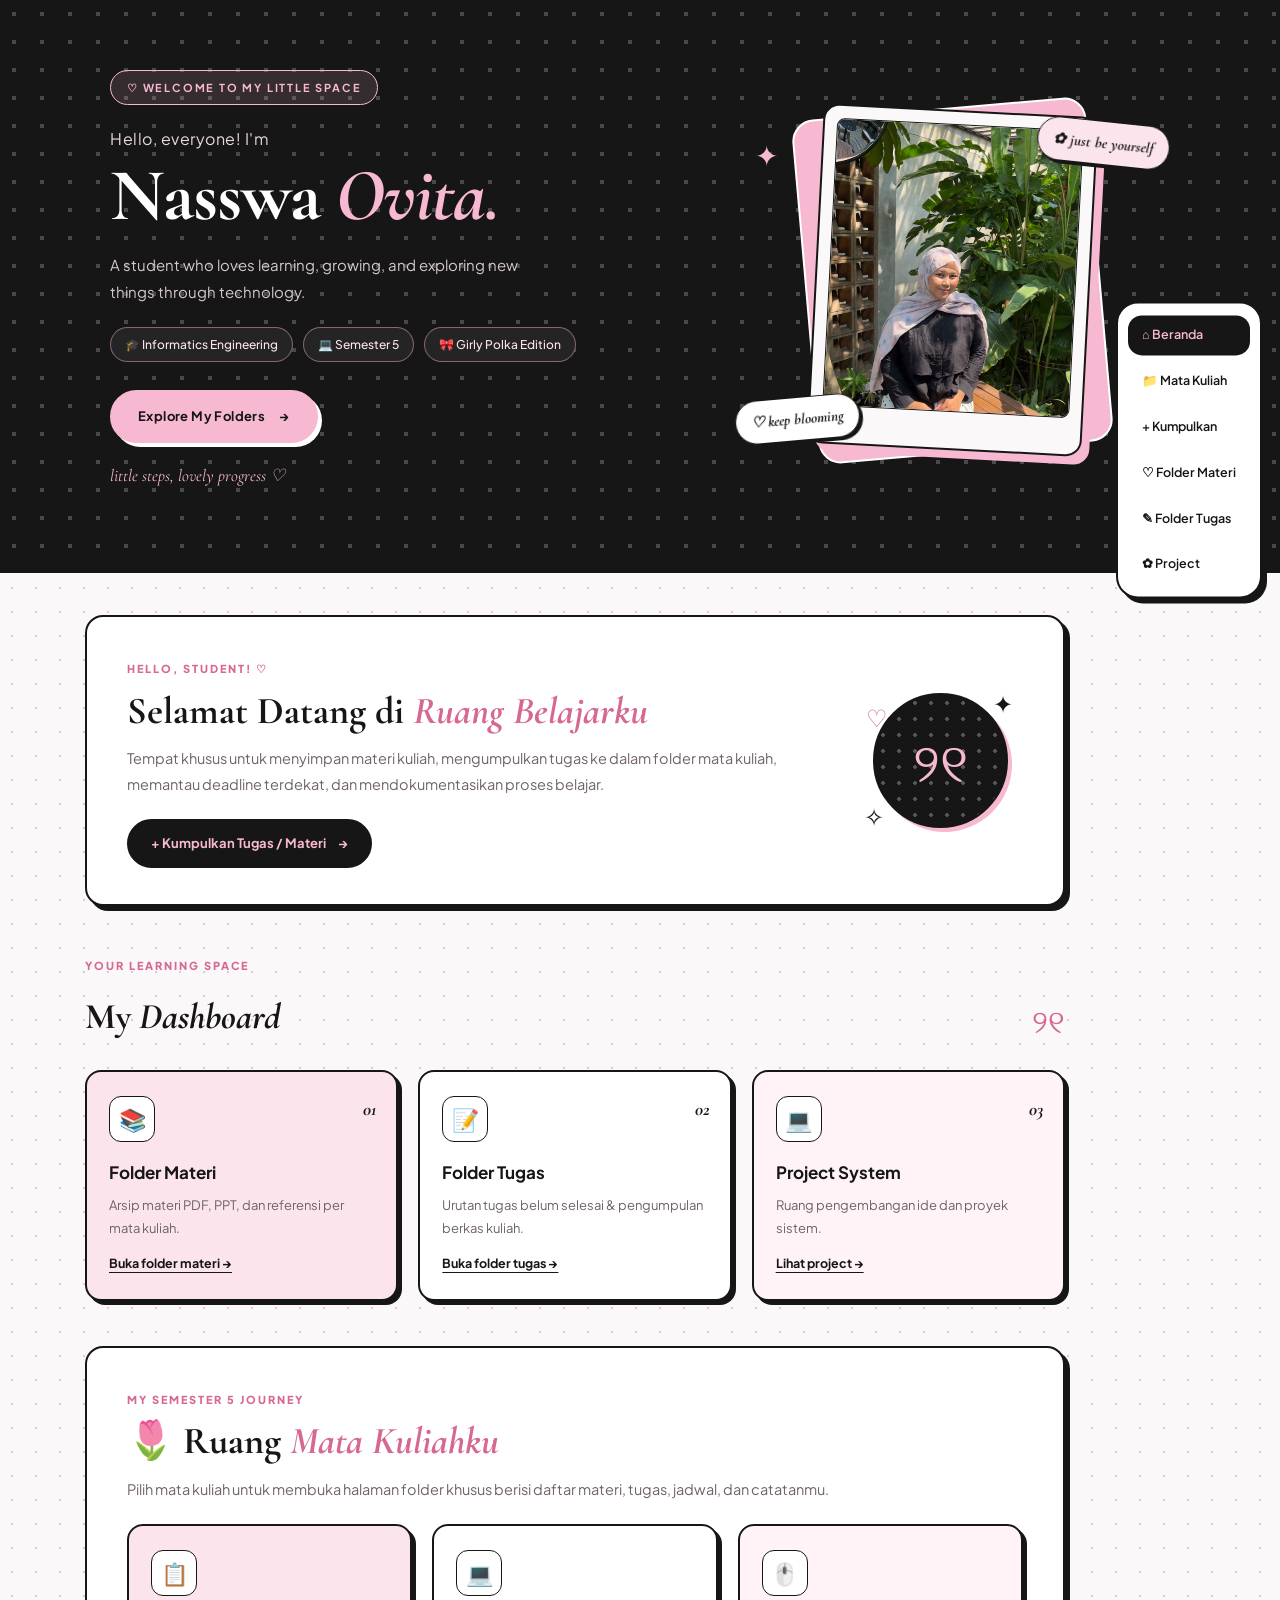
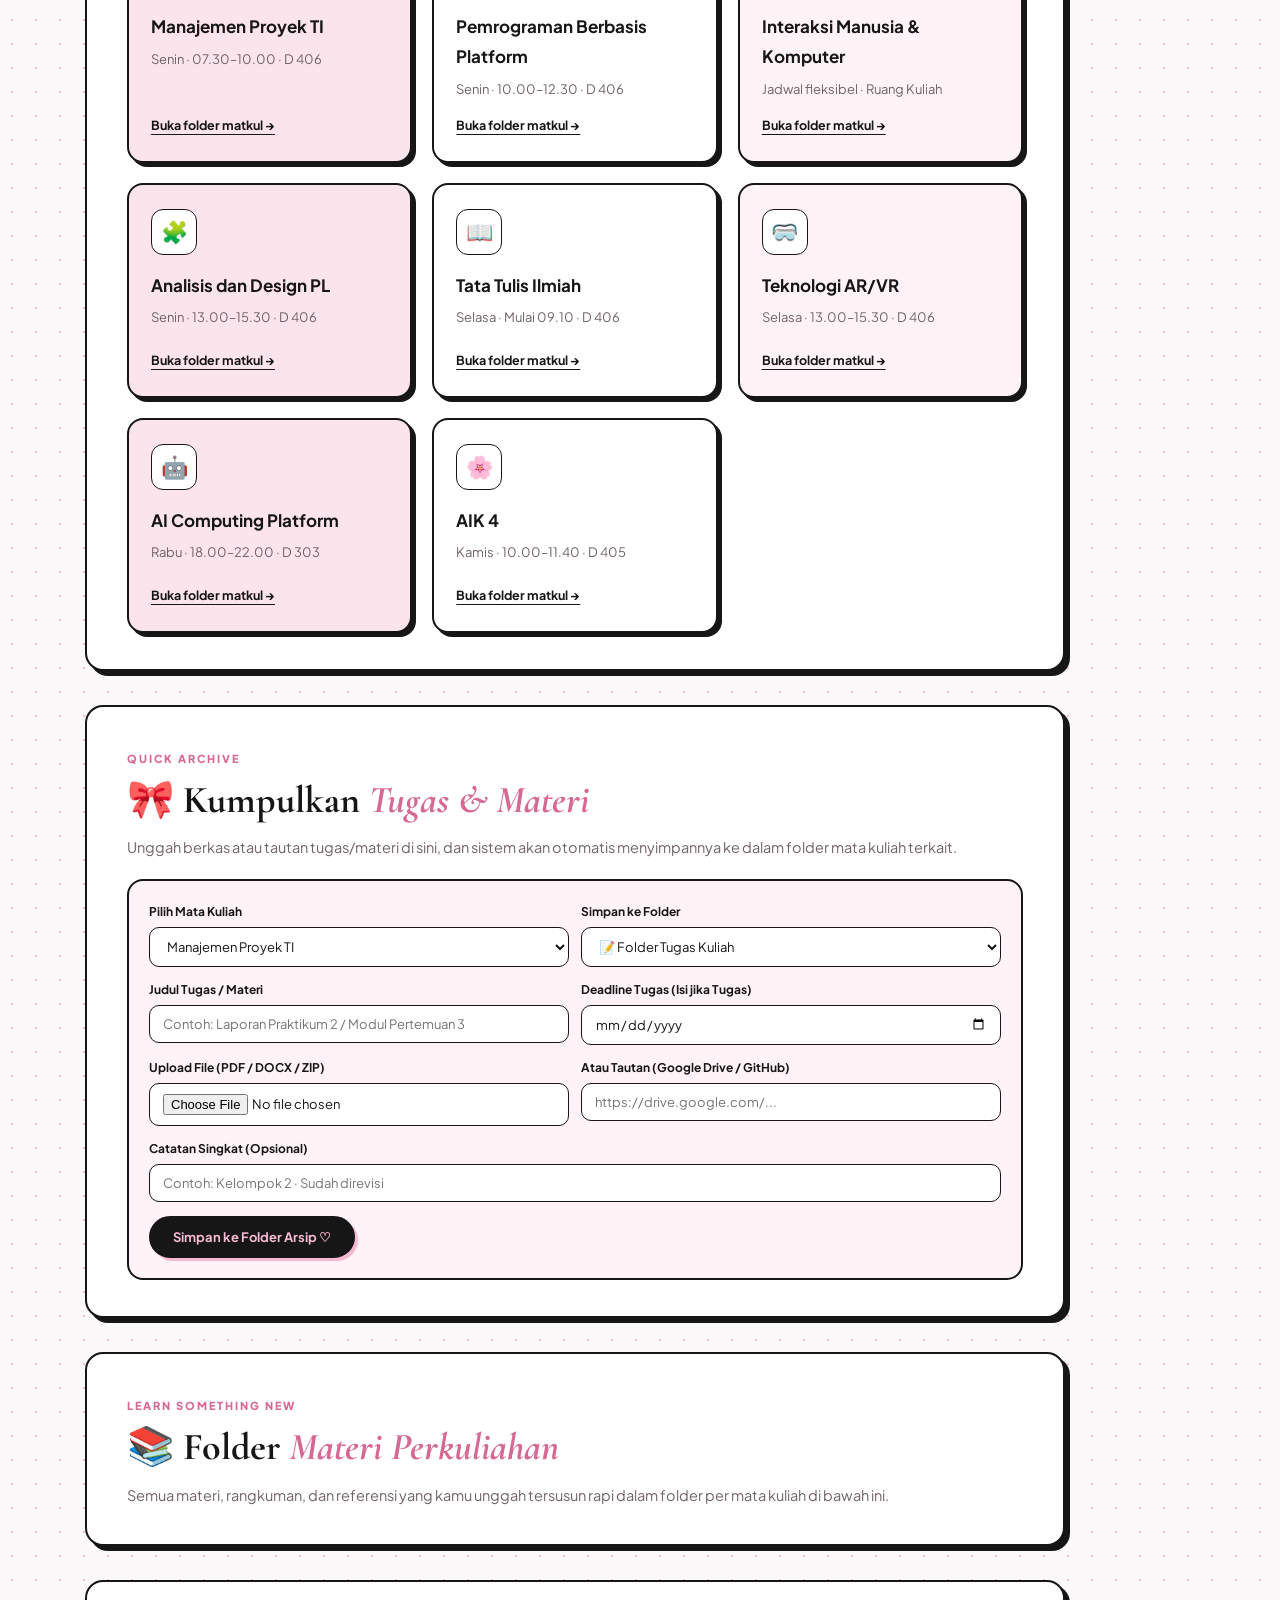
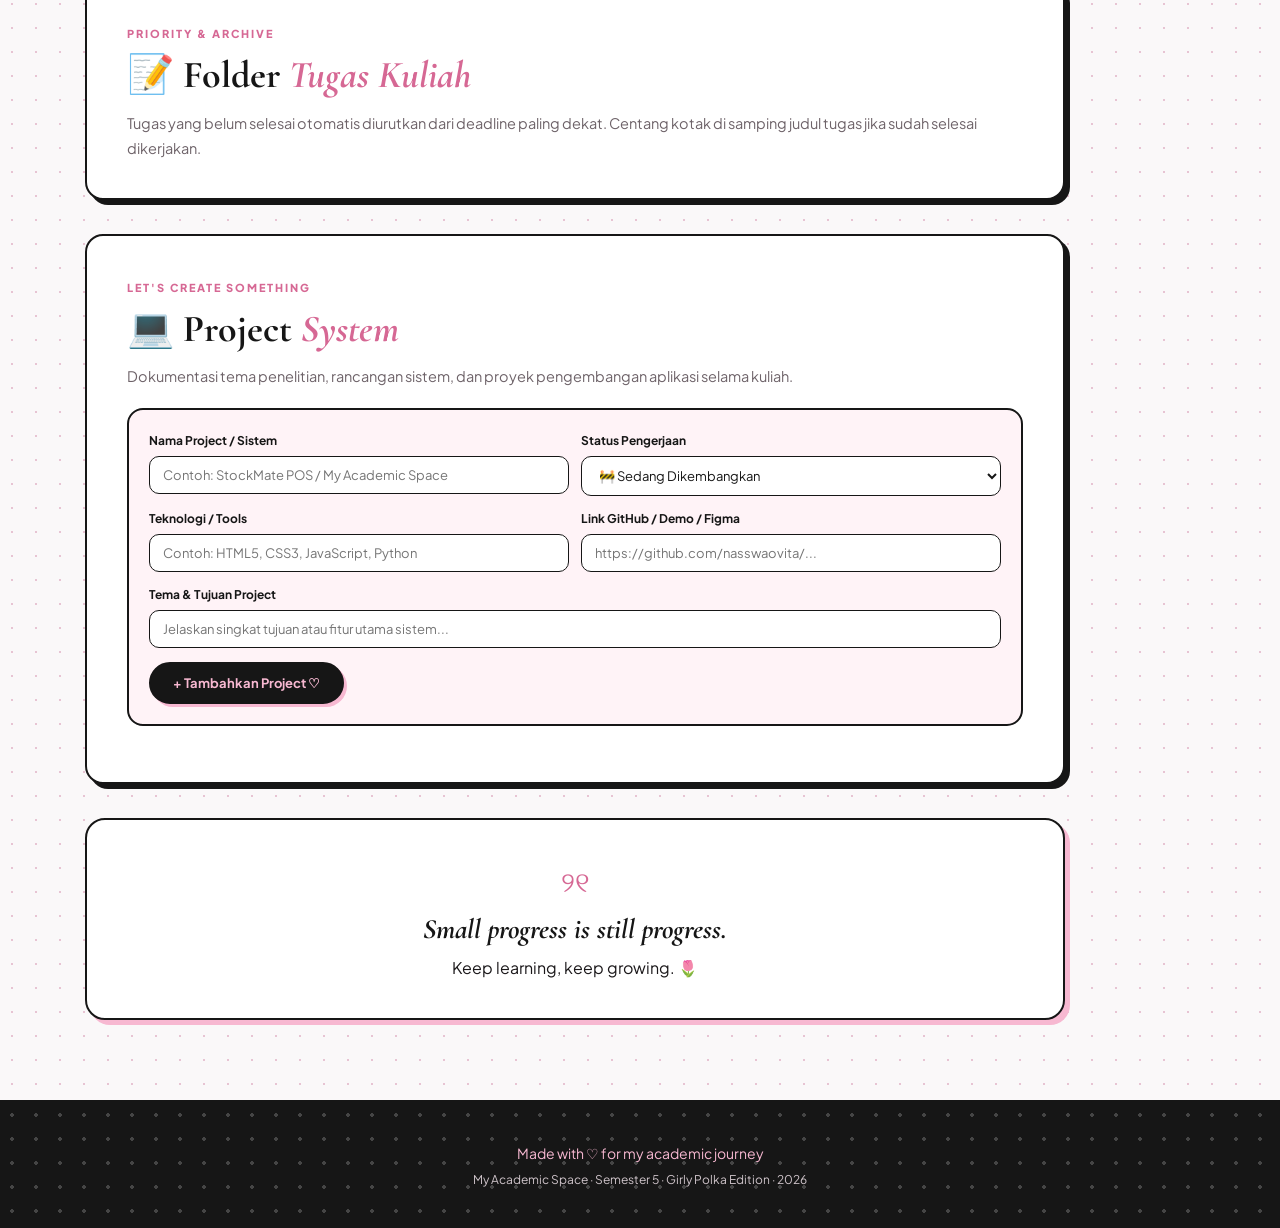
<file: index.html>
<!DOCTYPE html>
<html lang="id">
<head>
    <meta charset="UTF-8">
    <meta name="viewport" content="width=device-width, initial-scale=1.0">
    <title>My Academic Space | Nasswa Ovita</title>
    <link rel="stylesheet" href="style.css">
</head>
<body>

    <!-- HEADER / PERSONAL INTRO (GIRLY POLKA) -->
    <header class="profile-header">
        <div class="profile-intro">
            <span class="profile-label">♡ WELCOME TO MY LITTLE SPACE</span>
            <p class="hello-text">Hello, everyone! I'm</p>
            <h1>Nasswa <span>Ovita.</span></h1>
            <p class="profile-description">
                A student who loves learning, growing,
                and exploring new things through technology.
            </p>
            <div class="profile-tags">
                <span>🎓 Informatics Engineering</span>
                <span>💻 Semester 5</span>
                <span>🎀 Girly Polka Edition</span>
            </div>
            <a href="#mata-kuliah" class="profile-button">
                Explore My Folders <span>→</span>
            </a>
            <p class="profile-signature">little steps, lovely progress ♡</p>
        </div>

        <div class="profile-photo-area">
            <div class="photo-blob"></div>
            <div class="photo-frame">
                <img
                    src="nasswa.jpeg"
                    alt="Foto Nasswa Ovita"
                    class="profile-photo"
                >
            </div>
            <div class="photo-note note-top">✿ just be yourself</div>
            <div class="photo-note note-bottom">♡ keep blooming</div>
            <span class="photo-sparkle sparkle-one">✦</span>
            <span class="photo-sparkle sparkle-two">✧</span>
        </div>
    </header>

    <!-- FLOATING SIDEBAR NAVIGASI DI PINGGIR KANAN -->
    <nav class="main-nav">
        <a href="#beranda" class="nav-link active">⌂ Beranda</a>
        <a href="#mata-kuliah" class="nav-link">📁 Mata Kuliah</a>
        <a href="#quick-upload" class="nav-link">+ Kumpulkan</a>
        <a href="#materi" class="nav-link">♡ Folder Materi</a>
        <a href="#tugas" class="nav-link">✎ Folder Tugas</a>
        <a href="#project" class="nav-link">✿ Project</a>
    </nav>

    <main>
        <!-- NOTIFIKASI DEADLINE OTOMATIS -->
        <div id="deadline-notify-box"></div>

        <!-- BERANDA -->
        <section id="beranda" class="hero-card">
            <div class="hero-content">
                <span class="small-label">HELLO, STUDENT! ♡</span>
                <h2>Selamat Datang di <em>Ruang Belajarku</em></h2>
                <p>
                    Tempat khusus untuk menyimpan materi kuliah,
                    mengumpulkan tugas ke dalam folder mata kuliah,
                    memantau deadline terdekat, dan mendokumentasikan proses belajar.
                </p>
                <a href="#quick-upload" class="main-button">
                    + Kumpulkan Tugas / Materi <span>→</span>
                </a>
            </div>

            <div class="hero-decoration" aria-hidden="true">
                <div class="decor-circle">
                    <span>୨୧</span>
                </div>
                <span class="floating-star star-one">✦</span>
                <span class="floating-star star-two">✧</span>
                <span class="floating-heart">♡</span>
            </div>
        </section>

        <!-- RINGKASAN -->
        <div class="section-heading">
            <div>
                <span class="small-label">YOUR LEARNING SPACE</span>
                <h2>My <em>Dashboard</em></h2>
            </div>
            <span class="heading-decoration">୨୧</span>
        </div>

        <div class="dashboard-grid">
            <a href="#materi" class="dashboard-card pink-card">
                <span class="card-icon">📚</span>
                <span class="card-number">01</span>
                <h3>Folder Materi</h3>
                <p>Arsip materi PDF, PPT, dan referensi per mata kuliah.</p>
                <span class="card-link">Buka folder materi →</span>
            </a>

            <a href="#tugas" class="dashboard-card lavender-card">
                <span class="card-icon">📝</span>
                <span class="card-number">02</span>
                <h3>Folder Tugas</h3>
                <p>Urutan tugas belum selesai &amp; pengumpulan berkas kuliah.</p>
                <span class="card-link">Buka folder tugas →</span>
            </a>

            <a href="#project" class="dashboard-card cream-card">
                <span class="card-icon">💻</span>
                <span class="card-number">03</span>
                <h3>Project System</h3>
                <p>Ruang pengembangan ide dan proyek sistem.</p>
                <span class="card-link">Lihat project →</span>
            </a>
        </div>

        <!-- DAFTAR MATA KULIAH -->
        <section id="mata-kuliah" class="content-card">
            <span class="small-label">MY SEMESTER 5 JOURNEY</span>
            <h2>🌷 Ruang <em>Mata Kuliahku</em></h2>
            <p>
                Pilih mata kuliah untuk membuka halaman folder khusus
                berisi daftar materi, tugas, jadwal, dan catatanmu.
            </p>

            <div class="dashboard-grid" style="margin-top: 22px; margin-bottom: 0;">
                <a href="mata-kuliah.html?id=manajemen-proyek-ti" class="dashboard-card pink-card">
                    <span class="card-icon">📋</span>
                    <h3>Manajemen Proyek TI</h3>
                    <p>Senin · 07.30–10.00 · D 406</p>
                    <span class="card-link">Buka folder matkul →</span>
                </a>

                <a href="mata-kuliah.html?id=pemrograman-platform" class="dashboard-card lavender-card">
                    <span class="card-icon">💻</span>
                    <h3>Pemrograman Berbasis Platform</h3>
                    <p>Senin · 10.00–12.30 · D 406</p>
                    <span class="card-link">Buka folder matkul →</span>
                </a>

                <a href="mata-kuliah.html?id=interaksi-manusia-komputer" class="dashboard-card cream-card">
                    <span class="card-icon">🖱️</span>
                    <h3>Interaksi Manusia &amp; Komputer</h3>
                    <p>Jadwal fleksibel · Ruang Kuliah</p>
                    <span class="card-link">Buka folder matkul →</span>
                </a>

                <a href="mata-kuliah.html?id=analisis-design-pl" class="dashboard-card pink-card">
                    <span class="card-icon">🧩</span>
                    <h3>Analisis dan Design PL</h3>
                    <p>Senin · 13.00–15.30 · D 406</p>
                    <span class="card-link">Buka folder matkul →</span>
                </a>

                <a href="mata-kuliah.html?id=tata-tulis-ilmiah" class="dashboard-card lavender-card">
                    <span class="card-icon">📖</span>
                    <h3>Tata Tulis Ilmiah</h3>
                    <p>Selasa · Mulai 09.10 · D 406</p>
                    <span class="card-link">Buka folder matkul →</span>
                </a>

                <a href="mata-kuliah.html?id=teknologi-ar-vr" class="dashboard-card cream-card">
                    <span class="card-icon">🥽</span>
                    <h3>Teknologi AR/VR</h3>
                    <p>Selasa · 13.00–15.30 · D 406</p>
                    <span class="card-link">Buka folder matkul →</span>
                </a>

                <a href="mata-kuliah.html?id=ai-computing-platform" class="dashboard-card pink-card">
                    <span class="card-icon">🤖</span>
                    <h3>AI Computing Platform</h3>
                    <p>Rabu · 18.00–22.00 · D 303</p>
                    <span class="card-link">Buka folder matkul →</span>
                </a>

                <a href="mata-kuliah.html?id=aik-4" class="dashboard-card lavender-card">
                    <span class="card-icon">🌸</span>
                    <h3>AIK 4</h3>
                    <p>Kamis · 10.00–11.40 · D 405</p>
                    <span class="card-link">Buka folder matkul →</span>
                </a>
            </div>
        </section>

        <!-- QUICK SUBMIT KE FOLDER -->
        <section id="quick-upload" class="content-card">
            <span class="small-label">QUICK ARCHIVE</span>
            <h2>🎀 Kumpulkan <em>Tugas &amp; Materi</em></h2>
            <p>
                Unggah berkas atau tautan tugas/materi di sini, dan sistem akan
                otomatis menyimpannya ke dalam folder mata kuliah terkait.
            </p>

            <form id="quick-submit-form" class="submit-box" style="margin-top: 18px; margin-bottom: 0;">
                <div class="form-grid">
                    <div class="form-group">
                        <label for="quick-matkul">Pilih Mata Kuliah</label>
                        <select id="quick-matkul" class="form-control" required>
                            <option value="manajemen-proyek-ti">Manajemen Proyek TI</option>
                            <option value="pemrograman-platform">Pemrograman Berbasis Platform</option>
                            <option value="interaksi-manusia-komputer">Interaksi Manusia &amp; Komputer</option>
                            <option value="analisis-design-pl">Analisis dan Design PL</option>
                            <option value="tata-tulis-ilmiah">Tata Tulis Ilmiah</option>
                            <option value="teknologi-ar-vr">Teknologi AR/VR</option>
                            <option value="ai-computing-platform">AI Computing Platform</option>
                            <option value="aik-4">AIK 4</option>
                        </select>
                    </div>

                    <div class="form-group">
                        <label for="quick-kategori">Simpan ke Folder</label>
                        <select id="quick-kategori" class="form-control" required>
                            <option value="tugas">📝 Folder Tugas Kuliah</option>
                            <option value="materi">📚 Folder Materi Perkuliahan</option>
                        </select>
                    </div>

                    <div class="form-group">
                        <label for="quick-judul">Judul Tugas / Materi</label>
                        <input type="text" id="quick-judul" class="form-control" placeholder="Contoh: Laporan Praktikum 2 / Modul Pertemuan 3" required>
                    </div>

                    <div class="form-group">
                        <label for="quick-deadline">Deadline Tugas (Isi jika Tugas)</label>
                        <input type="date" id="quick-deadline" class="form-control">
                    </div>

                    <div class="form-group">
                        <label for="quick-file">Upload File (PDF / DOCX / ZIP)</label>
                        <input type="file" id="quick-file" class="form-control">
                    </div>

                    <div class="form-group">
                        <label for="quick-link">Atau Tautan (Google Drive / GitHub)</label>
                        <input type="url" id="quick-link" class="form-control" placeholder="https://drive.google.com/...">
                    </div>

                    <div class="form-group full">
                        <label for="quick-catatan">Catatan Singkat (Opsional)</label>
                        <input type="text" id="quick-catatan" class="form-control" placeholder="Contoh: Kelompok 2 · Sudah direvisi">
                    </div>
                </div>

                <button type="submit" class="btn-submit-polka">
                    Simpan ke Folder Arsip ♡
                </button>
            </form>
        </section>

        <!-- FOLDER MATERI PERKULIAHAN -->
        <section id="materi" class="content-card">
            <span class="small-label">LEARN SOMETHING NEW</span>
            <h2>📚 Folder <em>Materi Perkuliahan</em></h2>
            <p>
                Semua materi, rangkuman, dan referensi yang kamu unggah
                tersusun rapi dalam folder per mata kuliah di bawah ini.
            </p>

            <div id="index-materi-folders"></div>
        </section>

        <!-- FOLDER TUGAS KULIAH -->
        <section id="tugas" class="content-card">
            <span class="small-label">PRIORITY &amp; ARCHIVE</span>
            <h2>📝 Folder <em>Tugas Kuliah</em></h2>
            <p>
                Tugas yang belum selesai otomatis diurutkan dari deadline paling dekat.
                Centang kotak di samping judul tugas jika sudah selesai dikerjakan.
            </p>

            <div id="index-tugas-folders"></div>
        </section>

        <!-- PROJECT SYSTEM (INTERAKTIF) -->
        <section id="project" class="content-card project-card">
            <span class="small-label">LET'S CREATE SOMETHING</span>
            <h2>💻 Project <em>System</em></h2>
            <p>
                Dokumentasi tema penelitian, rancangan sistem, dan proyek pengembangan aplikasi selama kuliah.
            </p>

            <form id="project-submit-form" class="submit-box" style="margin-top: 18px;">
                <div class="form-grid">
                    <div class="form-group">
                        <label for="proj-judul">Nama Project / Sistem</label>
                        <input type="text" id="proj-judul" class="form-control" placeholder="Contoh: StockMate POS / My Academic Space" required>
                    </div>

                    <div class="form-group">
                        <label for="proj-status">Status Pengerjaan</label>
                        <select id="proj-status" class="form-control">
                            <option value="In Progress">🚧 Sedang Dikembangkan</option>
                            <option value="Completed">✓ Selesai / Siap Demo</option>
                            <option value="Planning">📝 Perancangan / Proposal</option>
                        </select>
                    </div>

                    <div class="form-group">
                        <label for="proj-tech">Teknologi / Tools</label>
                        <input type="text" id="proj-tech" class="form-control" placeholder="Contoh: HTML5, CSS3, JavaScript, Python">
                    </div>

                    <div class="form-group">
                        <label for="proj-link">Link GitHub / Demo / Figma</label>
                        <input type="url" id="proj-link" class="form-control" placeholder="https://github.com/nasswaovita/...">
                    </div>

                    <div class="form-group full">
                        <label for="proj-deskripsi">Tema &amp; Tujuan Project</label>
                        <input type="text" id="proj-deskripsi" class="form-control" placeholder="Jelaskan singkat tujuan atau fitur utama sistem..." required>
                    </div>
                </div>

                <button type="submit" class="btn-submit-polka">
                    + Tambahkan Project ♡
                </button>
            </form>

            <div id="index-project-list"></div>
        </section>

        <!-- PENUTUP -->
        <div class="closing-note">
            <span>୨୧</span>
            <p>Small progress is still progress.</p>
            <span class="closing-subtitle">Keep learning, keep growing. 🌷</span>
        </div>
    </main>

    <footer>
        <p>Made with ♡ for my academic journey</p>
        <p class="footer-small">My Academic Space · Semester 5 · Girly Polka Edition · 2026</p>
    </footer>

    <script src="script.js"></script>
</body>
</html>
</file>
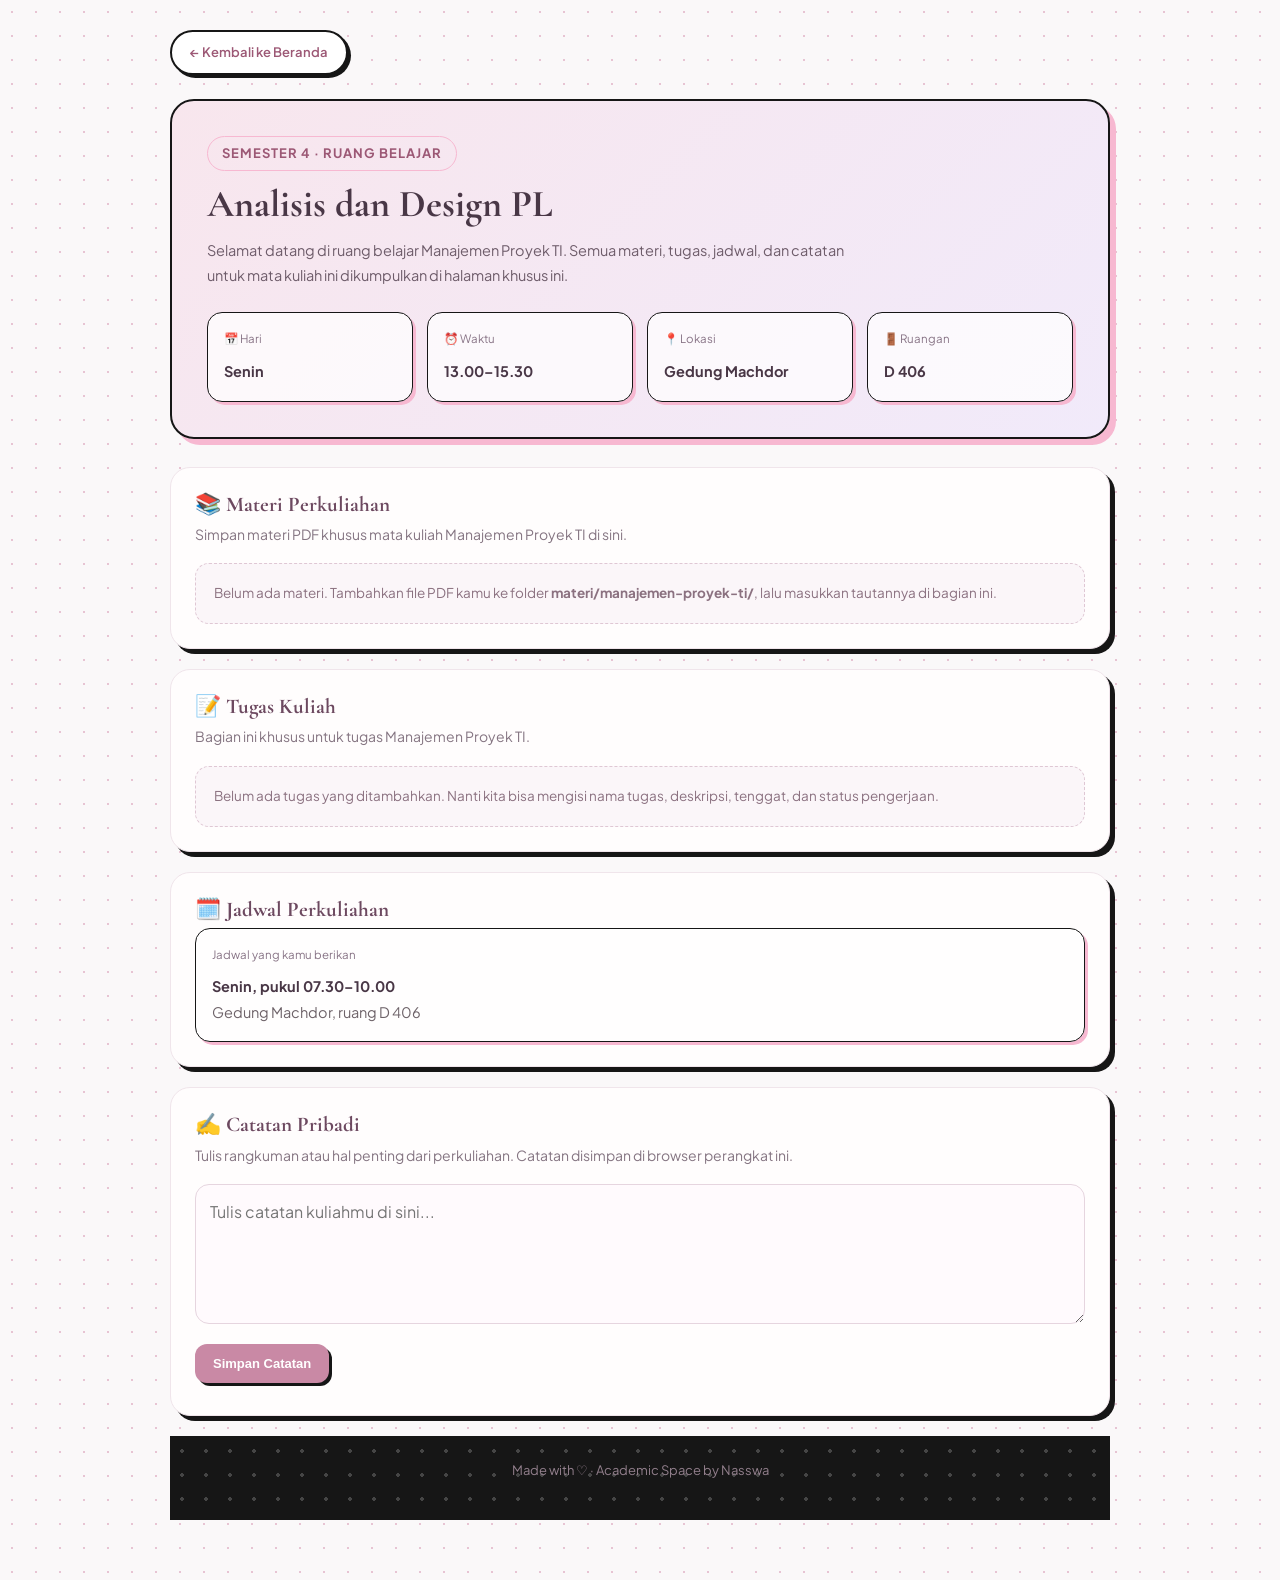
<file: analisis-design.html>
<!DOCTYPE html>
<html lang="id">
<head>
    <meta charset="UTF-8">
    <meta name="viewport" content="width=device-width, initial-scale=1.0">
    <title>analisis dan design pl | Akademik Nasswa</title>

    <link rel="stylesheet" href="style.css">

    <style>
        .course-page {
            max-width: 1050px;
            margin: auto;
            padding: 30px 20px 60px;
        }

        .back-link {
            display: inline-block;
            margin-bottom: 24px;
            color: #9c5875;
            text-decoration: none;
            font-weight: 600;
        }

        .course-hero {
            background: linear-gradient(135deg, #f8e6ed, #f1eafa);
            border-radius: 24px;
            padding: 35px;
            margin-bottom: 28px;
        }

        .course-label {
            color: #9c5875;
            font-size: 13px;
            font-weight: bold;
            text-transform: uppercase;
            letter-spacing: 1px;
        }

        .course-hero h1 {
            color: #493746;
            margin: 12px 0;
            font-size: clamp(26px, 4vw, 38px);
        }

        .course-hero p {
            color: #6e5c6a;
            line-height: 1.7;
        }

        .course-info-grid {
            display: grid;
            grid-template-columns: repeat(auto-fit, minmax(190px, 1fr));
            gap: 14px;
            margin-top: 25px;
        }

        .info-box {
            background: rgba(255,255,255,0.75);
            padding: 16px;
            border-radius: 15px;
        }

        .info-box small {
            display: block;
            color: #887486;
            margin-bottom: 7px;
        }

        .info-box strong {
            color: #493746;
        }

        .course-section {
            background: #fffdfd;
            border: 1px solid #f0e5eb;
            border-radius: 20px;
            padding: 24px;
            margin-bottom: 20px;
        }

        .course-section h2 {
            color: #6d4960;
            margin-top: 0;
            font-size: 21px;
        }

        .section-description {
            color: #857582;
            font-size: 14px;
            line-height: 1.6;
        }

        .empty-state {
            background: #fbf6f9;
            border: 1px dashed #dfc7d4;
            border-radius: 14px;
            padding: 18px;
            color: #8b7180;
            line-height: 1.7;
        }

        .resource-link {
            display: block;
            background: #fbf5f8;
            border-radius: 12px;
            padding: 14px 16px;
            margin-top: 12px;
            color: #8e5572;
            text-decoration: none;
            overflow-wrap: anywhere;
        }

        .resource-link:hover {
            background: #f4e5ed;
        }

        .note-area {
            width: 100%;
            min-height: 140px;
            box-sizing: border-box;
            border: 1px solid #e6d5df;
            border-radius: 14px;
            padding: 14px;
            font: inherit;
            line-height: 1.6;
            resize: vertical;
            background: #fffafd;
        }

        .save-note {
            margin-top: 12px;
            border: none;
            border-radius: 12px;
            padding: 12px 18px;
            background: #c989a5;
            color: white;
            font-weight: 600;
            cursor: pointer;
        }

        .save-status {
            color: #6b8069;
            font-size: 14px;
        }

        .course-footer {
            text-align: center;
            color: #927f8c;
            padding-top: 20px;
            font-size: 13px;
        }

        @media (max-width: 600px) {
            .course-page {
                padding: 20px 14px 40px;
            }

            .course-hero,
            .course-section {
                padding: 21px;
            }
        }
    </style>
</head>

<body>
    <main class="course-page">

        <a class="back-link" href="index.html">
            ← Kembali ke Beranda
        </a>

        <header class="course-hero">
            <span class="course-label">Semester 4 · Ruang Belajar</span>

            <h1>Analisis dan Design PL</h1>

            <p>
                Selamat datang di ruang belajar Manajemen Proyek TI.
                Semua materi, tugas, jadwal, dan catatan untuk mata kuliah
                ini dikumpulkan di halaman khusus ini.
            </p>

<div class="course-info-grid">
    <div class="info-box">
        <small>📅 Hari</small>
        <strong>Senin</strong>
    </div>

    <div class="info-box">
        <small>⏰ Waktu</small>
        <strong>13.00–15.30</strong>
    </div>

    <div class="info-box">
        <small>📍 Lokasi</small>
        <strong>Gedung Machdor</strong>
    </div>

    <div class="info-box">
        <small>🚪 Ruangan</small>
        <strong>D 406</strong>
    </div>
</div>

        </header>

        <section class="course-section" id="materi">
            <h2>📚 Materi Perkuliahan</h2>
            <p class="section-description">
                Simpan materi PDF khusus mata kuliah Manajemen Proyek TI di sini.
            </p>

            <div id="materi-list">
                <div class="empty-state">
                    Belum ada materi. Tambahkan file PDF kamu ke folder
                    <strong>materi/manajemen-proyek-ti/</strong>, lalu
                    masukkan tautannya di bagian ini.
                </div>
            </div>
        </section>

        <section class="course-section" id="tugas">
            <h2>📝 Tugas Kuliah</h2>
            <p class="section-description">
                Bagian ini khusus untuk tugas Manajemen Proyek TI.
            </p>

            <div id="tugas-list">
                <div class="empty-state">
                    Belum ada tugas yang ditambahkan. Nanti kita bisa
                    mengisi nama tugas, deskripsi, tenggat, dan status pengerjaan.
                </div>
            </div>
        </section>

        <section class="course-section" id="jadwal">
            <h2>🗓️ Jadwal Perkuliahan</h2>

            <div class="info-box">
                <small>Jadwal yang kamu berikan</small>
                <strong>Senin, pukul 07.30–10.00</strong>
                <p>Gedung Machdor, ruang D 406</p>
            </div>
        </section>

        <section class="course-section" id="catatan">
            <h2>✍️ Catatan Pribadi</h2>
            <p class="section-description">
                Tulis rangkuman atau hal penting dari perkuliahan.
                Catatan disimpan di browser perangkat ini.
            </p>

            <textarea
                class="note-area"
                id="course-note"
                placeholder="Tulis catatan kuliahmu di sini..."
            ></textarea>

            <button class="save-note" id="save-note">
                Simpan Catatan
            </button>

            <p class="save-status" id="save-status" aria-live="polite"></p>
        </section>

        <footer class="course-footer">
            Made with ♡ · Academic Space by Nasswa
        </footer>

    </main>

    
<script>
    const noteKey = "catatan-analisis-design-pl";
    const noteArea = document.getElementById("course-note");
    const saveButton = document.getElementById("save-note");
    const saveStatus = document.getElementById("save-status");

    try {
        noteArea.value = localStorage.getItem(noteKey) || "";
    } catch (error) {
        saveStatus.textContent =
            "Penyimpanan catatan tidak tersedia di browser ini.";
        saveButton.disabled = true;
    }

    saveButton.addEventListener("click", function () {
        try {
            localStorage.setItem(noteKey, noteArea.value);
            saveStatus.textContent = "Catatan berhasil disimpan ♡";
        } catch (error) {
            saveStatus.textContent =
                "Catatan belum bisa disimpan di browser ini.";
        }
    });
</script>
</body>
</html>
</file>
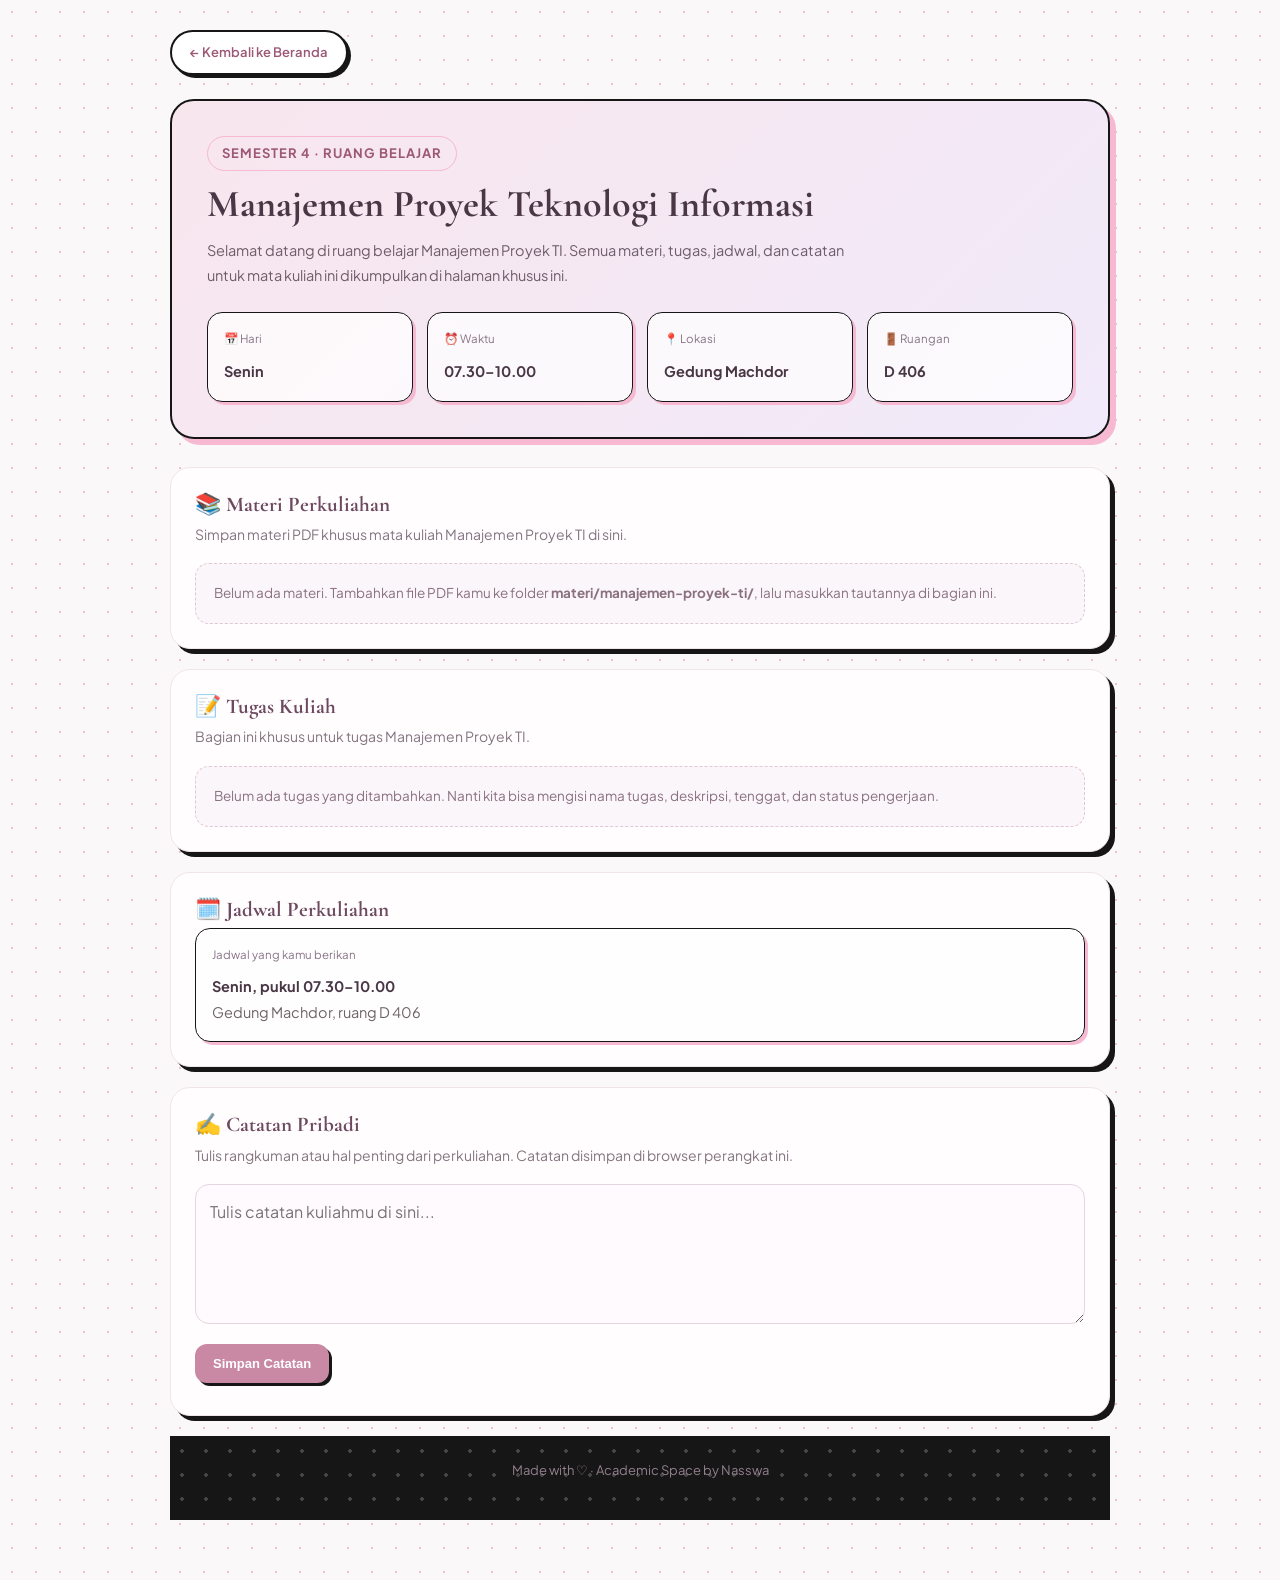
<file: manajemen-proyek-ti.html>
<!DOCTYPE html>
<html lang="id">
<head>
    <meta charset="UTF-8">
    <meta name="viewport" content="width=device-width, initial-scale=1.0">
    <title>Manajemen Proyek TI | Akademik Nasswa</title>

    <link rel="stylesheet" href="style.css">

    <style>
        .course-page {
            max-width: 1050px;
            margin: auto;
            padding: 30px 20px 60px;
        }

        .back-link {
            display: inline-block;
            margin-bottom: 24px;
            color: #9c5875;
            text-decoration: none;
            font-weight: 600;
        }

        .course-hero {
            background: linear-gradient(135deg, #f8e6ed, #f1eafa);
            border-radius: 24px;
            padding: 35px;
            margin-bottom: 28px;
        }

        .course-label {
            color: #9c5875;
            font-size: 13px;
            font-weight: bold;
            text-transform: uppercase;
            letter-spacing: 1px;
        }

        .course-hero h1 {
            color: #493746;
            margin: 12px 0;
            font-size: clamp(26px, 4vw, 38px);
        }

        .course-hero p {
            color: #6e5c6a;
            line-height: 1.7;
        }

        .course-info-grid {
            display: grid;
            grid-template-columns: repeat(auto-fit, minmax(190px, 1fr));
            gap: 14px;
            margin-top: 25px;
        }

        .info-box {
            background: rgba(255,255,255,0.75);
            padding: 16px;
            border-radius: 15px;
        }

        .info-box small {
            display: block;
            color: #887486;
            margin-bottom: 7px;
        }

        .info-box strong {
            color: #493746;
        }

        .course-section {
            background: #fffdfd;
            border: 1px solid #f0e5eb;
            border-radius: 20px;
            padding: 24px;
            margin-bottom: 20px;
        }

        .course-section h2 {
            color: #6d4960;
            margin-top: 0;
            font-size: 21px;
        }

        .section-description {
            color: #857582;
            font-size: 14px;
            line-height: 1.6;
        }

        .empty-state {
            background: #fbf6f9;
            border: 1px dashed #dfc7d4;
            border-radius: 14px;
            padding: 18px;
            color: #8b7180;
            line-height: 1.7;
        }

        .resource-link {
            display: block;
            background: #fbf5f8;
            border-radius: 12px;
            padding: 14px 16px;
            margin-top: 12px;
            color: #8e5572;
            text-decoration: none;
            overflow-wrap: anywhere;
        }

        .resource-link:hover {
            background: #f4e5ed;
        }

        .note-area {
            width: 100%;
            min-height: 140px;
            box-sizing: border-box;
            border: 1px solid #e6d5df;
            border-radius: 14px;
            padding: 14px;
            font: inherit;
            line-height: 1.6;
            resize: vertical;
            background: #fffafd;
        }

        .save-note {
            margin-top: 12px;
            border: none;
            border-radius: 12px;
            padding: 12px 18px;
            background: #c989a5;
            color: white;
            font-weight: 600;
            cursor: pointer;
        }

        .save-status {
            color: #6b8069;
            font-size: 14px;
        }

        .course-footer {
            text-align: center;
            color: #927f8c;
            padding-top: 20px;
            font-size: 13px;
        }

        @media (max-width: 600px) {
            .course-page {
                padding: 20px 14px 40px;
            }

            .course-hero,
            .course-section {
                padding: 21px;
            }
        }
    </style>
</head>

<body>
    <main class="course-page">

        <a class="back-link" href="index.html">
            ← Kembali ke Beranda
        </a>

        <header class="course-hero">
            <span class="course-label">Semester 4 · Ruang Belajar</span>

            <h1>Manajemen Proyek Teknologi Informasi</h1>

            <p>
                Selamat datang di ruang belajar Manajemen Proyek TI.
                Semua materi, tugas, jadwal, dan catatan untuk mata kuliah
                ini dikumpulkan di halaman khusus ini.
            </p>

            <div class="course-info-grid">
                <div class="info-box">
                    <small>📅 Hari</small>
                    <strong>Senin</strong>
                </div>

                <div class="info-box">
                    <small>⏰ Waktu</small>
                    <strong>07.30–10.00</strong>
                </div>

                <div class="info-box">
                    <small>📍 Lokasi</small>
                    <strong>Gedung Machdor</strong>
                </div>

                <div class="info-box">
                    <small>🚪 Ruangan</small>
                    <strong>D 406</strong>
                </div>
            </div>
        </header>

        <section class="course-section" id="materi">
            <h2>📚 Materi Perkuliahan</h2>
            <p class="section-description">
                Simpan materi PDF khusus mata kuliah Manajemen Proyek TI di sini.
            </p>

            <div id="materi-list">
                <div class="empty-state">
                    Belum ada materi. Tambahkan file PDF kamu ke folder
                    <strong>materi/manajemen-proyek-ti/</strong>, lalu
                    masukkan tautannya di bagian ini.
                </div>
            </div>
        </section>

        <section class="course-section" id="tugas">
            <h2>📝 Tugas Kuliah</h2>
            <p class="section-description">
                Bagian ini khusus untuk tugas Manajemen Proyek TI.
            </p>

            <div id="tugas-list">
                <div class="empty-state">
                    Belum ada tugas yang ditambahkan. Nanti kita bisa
                    mengisi nama tugas, deskripsi, tenggat, dan status pengerjaan.
                </div>
            </div>
        </section>

        <section class="course-section" id="jadwal">
            <h2>🗓️ Jadwal Perkuliahan</h2>

            <div class="info-box">
                <small>Jadwal yang kamu berikan</small>
                <strong>Senin, pukul 07.30–10.00</strong>
                <p>Gedung Machdor, ruang D 406</p>
            </div>
        </section>

        <section class="course-section" id="catatan">
            <h2>✍️ Catatan Pribadi</h2>
            <p class="section-description">
                Tulis rangkuman atau hal penting dari perkuliahan.
                Catatan disimpan di browser perangkat ini.
            </p>

            <textarea
                class="note-area"
                id="course-note"
                placeholder="Tulis catatan kuliahmu di sini..."
            ></textarea>

            <button class="save-note" id="save-note">
                Simpan Catatan
            </button>

            <p class="save-status" id="save-status" aria-live="polite"></p>
        </section>

        <footer class="course-footer">
            Made with ♡ · Academic Space by Nasswa
        </footer>

    </main>

    <script>
        const noteKey = "catatan-manajemen-proyek-ti";
        const noteArea = document.getElementById("course-note");
        const saveButton = document.getElementById("save-note");
        const saveStatus = document.getElementById("save-status");

        try {
            noteArea.value = localStorage.getItem(noteKey) || "";
        } catch (error) {
            saveStatus.textContent =
                "Penyimpanan catatan tidak tersedia di browser ini.";
            saveButton.disabled = true;
        }

        saveButton.addEventListener("click", function () {
            try {
                localStorage.setItem(noteKey, noteArea.value);
                saveStatus.textContent = "Catatan berhasil disimpan ♡";
            } catch (error) {
                saveStatus.textContent =
                    "Catatan belum bisa disimpan di browser ini.";
            }
        });
    </script>
</body>
</html>
</file>
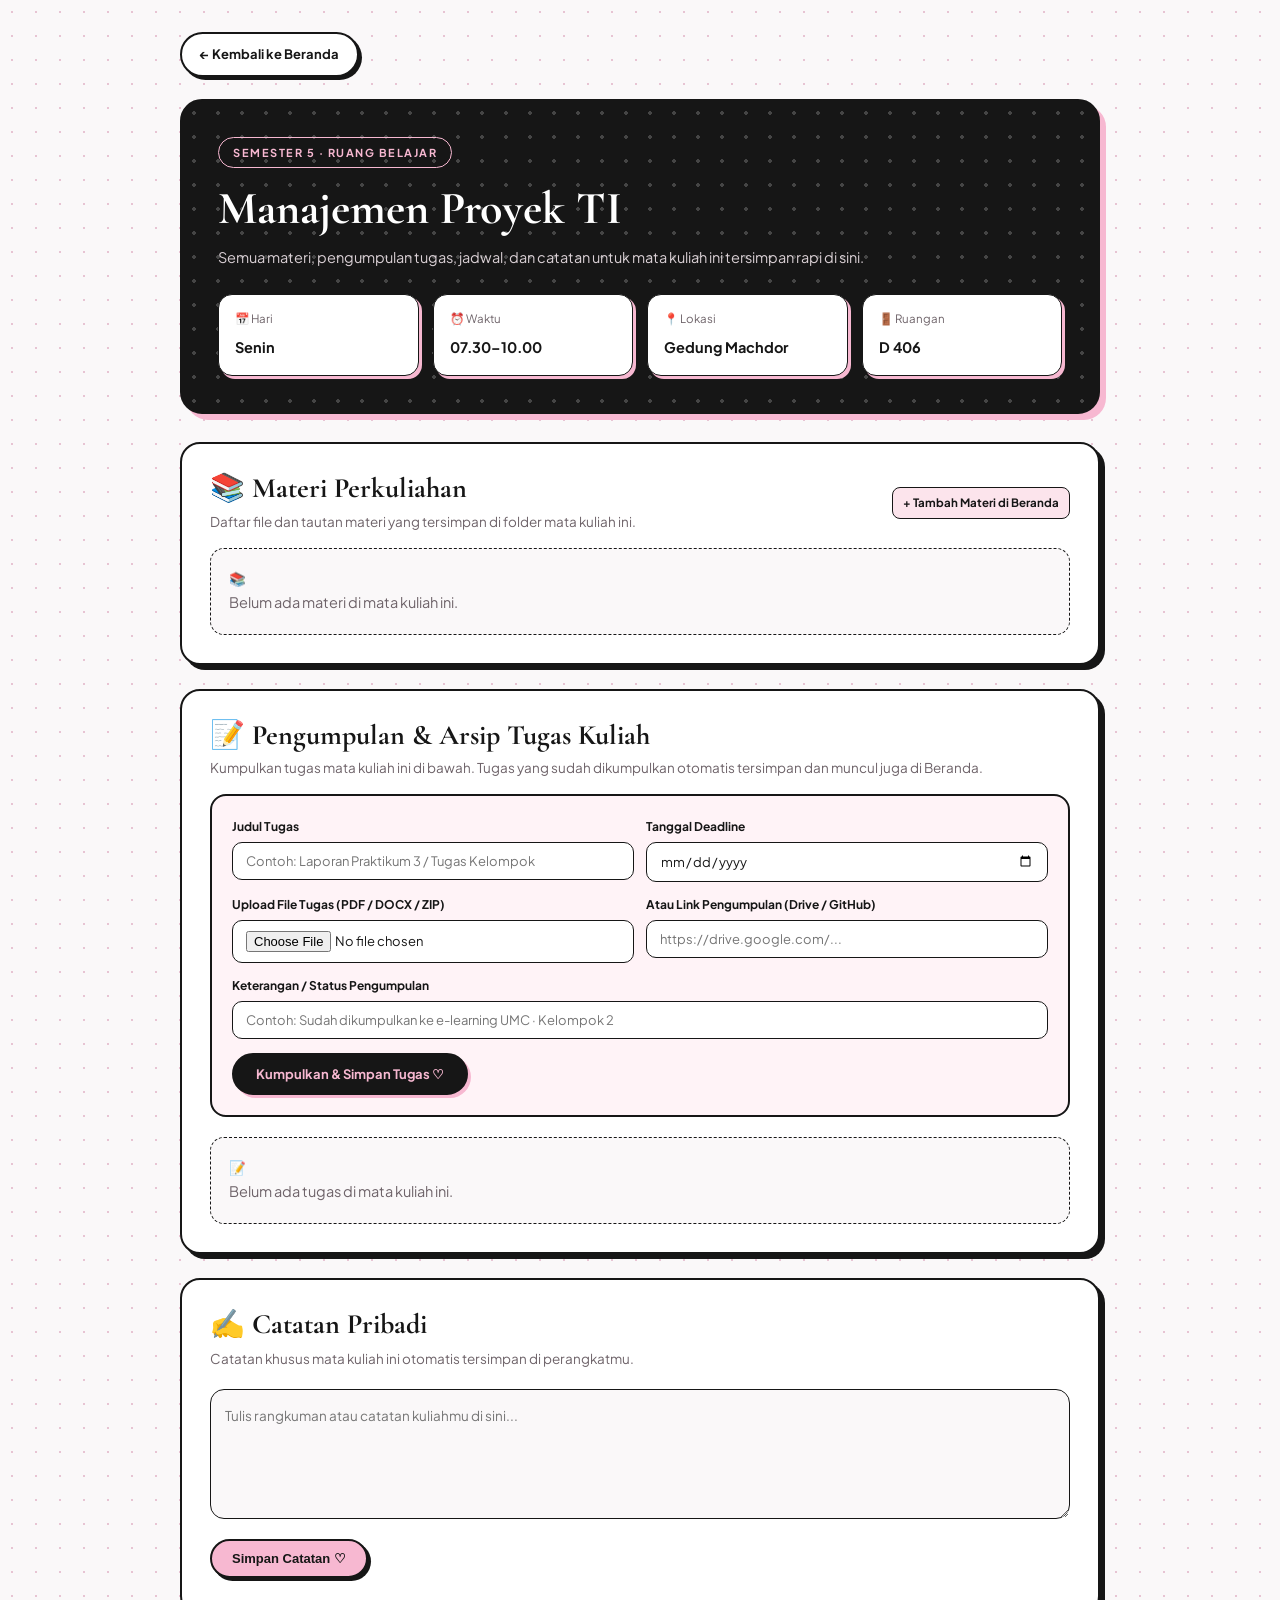
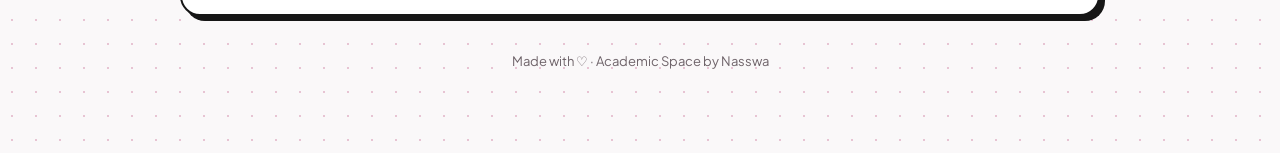
<file: mata-kuliah.html>
<!DOCTYPE html>
<html lang="id">
<head>
    <meta charset="UTF-8">
    <meta name="viewport" content="width=device-width, initial-scale=1.0">
    <title>Ruang Mata Kuliah | Akademik Nasswa</title>
    <link rel="stylesheet" href="style.css">
</head>
<body>
    <main class="course-page" style="margin: 0 auto;">
        <a class="back-link" href="index.html">← Kembali ke Beranda</a>

        <div id="deadline-notify-box"></div>

        <header class="course-hero">
            <span class="course-label">Semester 5 · Ruang Belajar</span>
            <h1 id="course-title">Memuat Mata Kuliah...</h1>
            <p>
                Semua materi, pengumpulan tugas, jadwal, dan catatan untuk mata kuliah ini tersimpan rapi di sini.
            </p>

            <div class="course-info-grid">
                <div class="info-box"><small>📅 Hari</small><strong id="course-day">-</strong></div>
                <div class="info-box"><small>⏰ Waktu</small><strong id="course-time">-</strong></div>
                <div class="info-box"><small>📍 Lokasi</small><strong>Gedung Machdor</strong></div>
                <div class="info-box"><small>🚪 Ruangan</small><strong id="course-room">-</strong></div>
            </div>
        </header>

        <!-- MATERI PERKULIAHAN -->
        <section class="course-section" id="materi">
            <div style="display:flex; justify-content:space-between; align-items:center; flex-wrap:wrap; gap:10px; margin-bottom:14px;">
                <div>
                    <h2 style="margin-bottom:4px;">📚 Materi Perkuliahan</h2>
                    <p class="section-description" style="margin-bottom:0;">Daftar file dan tautan materi yang tersimpan di folder mata kuliah ini.</p>
                </div>
                <a href="index.html#quick-upload" class="btn-mini">+ Tambah Materi di Beranda</a>
            </div>

            <div id="materi-list"></div>
        </section>

        <!-- PENGUMPULAN & ARSIP TUGAS KULIAH -->
        <section class="course-section" id="tugas">
            <div style="margin-bottom: 14px;">
                <h2 style="margin-bottom:4px;">📝 Pengumpulan &amp; Arsip Tugas Kuliah</h2>
                <p class="section-description" style="margin-bottom:0;">
                    Kumpulkan tugas mata kuliah ini di bawah. Tugas yang sudah dikumpulkan otomatis tersimpan dan muncul juga di Beranda.
                </p>
            </div>

            <form id="course-task-form" class="submit-box">
                <div class="form-grid">
                    <div class="form-group">
                        <label for="ct-judul">Judul Tugas</label>
                        <input type="text" id="ct-judul" class="form-control" placeholder="Contoh: Laporan Praktikum 3 / Tugas Kelompok" required>
                    </div>

                    <div class="form-group">
                        <label for="ct-deadline">Tanggal Deadline</label>
                        <input type="date" id="ct-deadline" class="form-control">
                    </div>

                    <div class="form-group">
                        <label for="ct-file">Upload File Tugas (PDF / DOCX / ZIP)</label>
                        <input type="file" id="ct-file" class="form-control">
                    </div>

                    <div class="form-group">
                        <label for="ct-link">Atau Link Pengumpulan (Drive / GitHub)</label>
                        <input type="url" id="ct-link" class="form-control" placeholder="https://drive.google.com/...">
                    </div>

                    <div class="form-group full">
                        <label for="ct-catatan">Keterangan / Status Pengumpulan</label>
                        <input type="text" id="ct-catatan" class="form-control" placeholder="Contoh: Sudah dikumpulkan ke e-learning UMC · Kelompok 2">
                    </div>
                </div>

                <button type="submit" class="btn-submit-polka">
                    Kumpulkan &amp; Simpan Tugas ♡
                </button>
            </form>

            <div id="tugas-list"></div>
        </section>

        <!-- CATATAN PRIBADI -->
        <section class="course-section" id="catatan">
            <h2>✍️ Catatan Pribadi</h2>
            <p class="section-description">Catatan khusus mata kuliah ini otomatis tersimpan di perangkatmu.</p>
            <textarea class="note-area" id="course-note" placeholder="Tulis rangkuman atau catatan kuliahmu di sini..."></textarea>
            <button class="save-note" id="save-note">Simpan Catatan ♡</button>
            <p class="save-status" id="save-status" aria-live="polite"></p>
        </section>

        <footer style="text-align:center; background:none; border:none; color:#6e6369; font-size:13px; padding:10px 0;">
            Made with ♡ · Academic Space by Nasswa
        </footer>
    </main>

    <script>
        const DATA_MATA_KULIAH = {
            "manajemen-proyek-ti": {
                nama: "Manajemen Proyek TI",
                hari: "Senin",
                waktu: "07.30–10.00",
                ruang: "D 406"
            },
            "pemrograman-platform": {
                nama: "Pemrograman Berbasis Platform",
                hari: "Senin",
                waktu: "10.00–12.30",
                ruang: "D 406"
            },
            "interaksi-manusia-komputer": {
                nama: "Interaksi Manusia & Komputer",
                hari: "Fleksibel",
                waktu: "Menyesuaikan",
                ruang: "Ruang Kuliah"
            },
            "analisis-design-pl": {
                nama: "Analisis dan Design PL",
                hari: "Senin",
                waktu: "13.00–15.30",
                ruang: "D 406"
            },
            "tata-tulis-ilmiah": {
                nama: "Tata Tulis Ilmiah",
                hari: "Selasa",
                waktu: "Mulai 09.10",
                ruang: "D 406"
            },
            "teknologi-ar-vr": {
                nama: "Teknologi AR/VR",
                hari: "Selasa",
                waktu: "13.00–15.30",
                ruang: "D 406"
            },
            "ai-computing-platform": {
                nama: "AI Computing Platform",
                hari: "Rabu",
                waktu: "18.00–22.00",
                ruang: "D 303"
            },
            "aik-4": {
                nama: "AIK 4",
                hari: "Kamis",
                waktu: "10.00–11.40",
                ruang: "D 405"
            }
        };

        const params = new URLSearchParams(window.location.search);
        const courseId = params.get("id") || "manajemen-proyek-ti";
        const info = DATA_MATA_KULIAH[courseId] || DATA_MATA_KULIAH["manajemen-proyek-ti"];

        document.body.setAttribute("data-course-id", courseId);
        document.body.setAttribute("data-course-name", info.nama);
        document.title = `${info.nama} | Akademik Nasswa`;

        document.getElementById("course-title").textContent = info.nama;
        document.getElementById("course-day").textContent = info.hari;
        document.getElementById("course-time").textContent = info.waktu;
        document.getElementById("course-room").textContent = info.ruang;

        const noteKey = "catatan-" + courseId;
        const noteArea = document.getElementById("course-note");
        const saveButton = document.getElementById("save-note");
        const saveStatus = document.getElementById("save-status");

        noteArea.value = localStorage.getItem(noteKey) || "";
        saveButton.addEventListener("click", () => {
            localStorage.setItem(noteKey, noteArea.value);
            saveStatus.textContent = "Catatan berhasil disimpan ♡";
        });

        document.getElementById("course-task-form").addEventListener("submit", function (e) {
            e.preventDefault();
            tambahItemAkademik({
                courseId: courseId,
                courseName: info.nama,
                type: "tugas",
                title: document.getElementById("ct-judul").value,
                deadline: document.getElementById("ct-deadline").value,
                note: document.getElementById("ct-catatan").value,
                linkUrl: document.getElementById("ct-link").value,
                fileInput: document.getElementById("ct-file")
            });
            this.reset();
        });
    </script>
    <script src="script.js"></script>
</body>
</html>
</file>
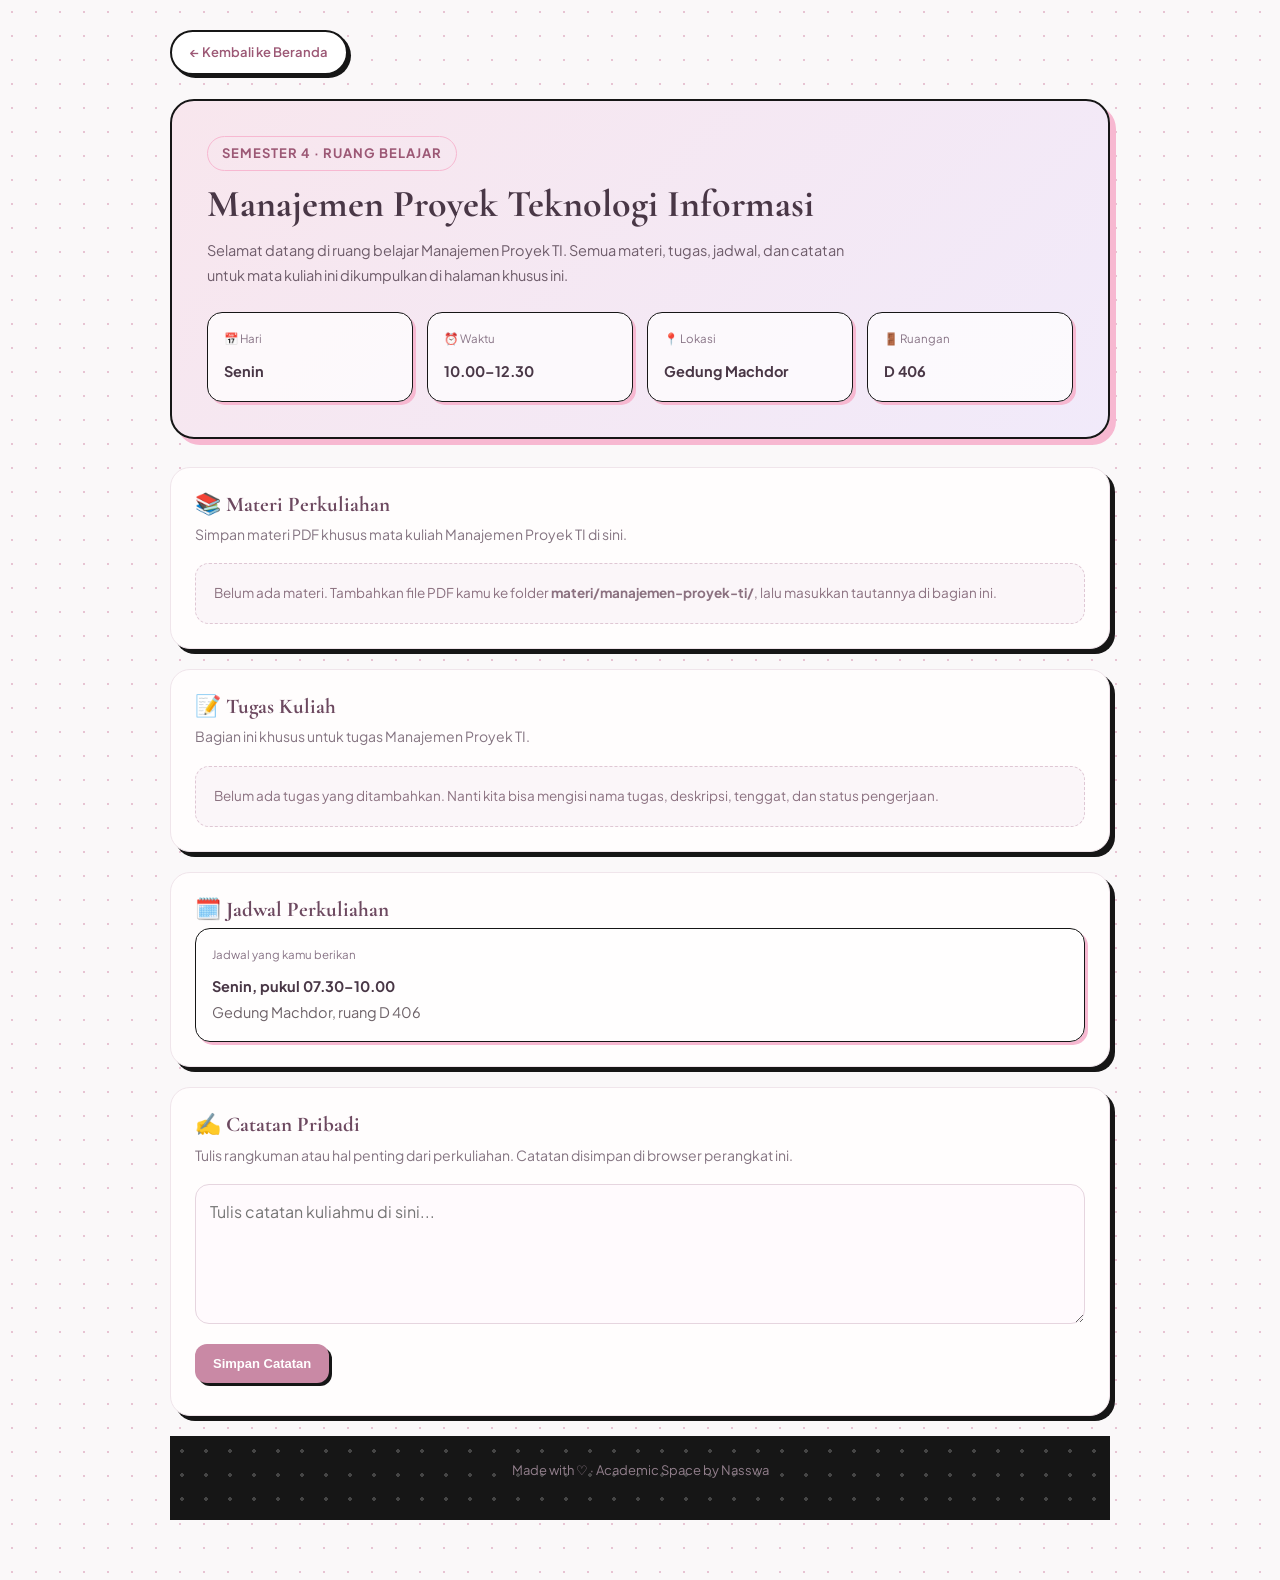
<file: pemrograman-platform.html>
<!DOCTYPE html>
<html lang="id">
<head>
    <meta charset="UTF-8">
    <meta name="viewport" content="width=device-width, initial-scale=1.0">
    <title>pemrograman-platform | Akademik Nasswa</title>

    <link rel="stylesheet" href="style.css">

    <style>
        .course-page {
            max-width: 1050px;
            margin: auto;
            padding: 30px 20px 60px;
        }

        .back-link {
            display: inline-block;
            margin-bottom: 24px;
            color: #9c5875;
            text-decoration: none;
            font-weight: 600;
        }

        .course-hero {
            background: linear-gradient(135deg, #f8e6ed, #f1eafa);
            border-radius: 24px;
            padding: 35px;
            margin-bottom: 28px;
        }

        .course-label {
            color: #9c5875;
            font-size: 13px;
            font-weight: bold;
            text-transform: uppercase;
            letter-spacing: 1px;
        }

        .course-hero h1 {
            color: #493746;
            margin: 12px 0;
            font-size: clamp(26px, 4vw, 38px);
        }

        .course-hero p {
            color: #6e5c6a;
            line-height: 1.7;
        }

        .course-info-grid {
            display: grid;
            grid-template-columns: repeat(auto-fit, minmax(190px, 1fr));
            gap: 14px;
            margin-top: 25px;
        }

        .info-box {
            background: rgba(255,255,255,0.75);
            padding: 16px;
            border-radius: 15px;
        }

        .info-box small {
            display: block;
            color: #887486;
            margin-bottom: 7px;
        }

        .info-box strong {
            color: #493746;
        }

        .course-section {
            background: #fffdfd;
            border: 1px solid #f0e5eb;
            border-radius: 20px;
            padding: 24px;
            margin-bottom: 20px;
        }

        .course-section h2 {
            color: #6d4960;
            margin-top: 0;
            font-size: 21px;
        }

        .section-description {
            color: #857582;
            font-size: 14px;
            line-height: 1.6;
        }

        .empty-state {
            background: #fbf6f9;
            border: 1px dashed #dfc7d4;
            border-radius: 14px;
            padding: 18px;
            color: #8b7180;
            line-height: 1.7;
        }

        .resource-link {
            display: block;
            background: #fbf5f8;
            border-radius: 12px;
            padding: 14px 16px;
            margin-top: 12px;
            color: #8e5572;
            text-decoration: none;
            overflow-wrap: anywhere;
        }

        .resource-link:hover {
            background: #f4e5ed;
        }

        .note-area {
            width: 100%;
            min-height: 140px;
            box-sizing: border-box;
            border: 1px solid #e6d5df;
            border-radius: 14px;
            padding: 14px;
            font: inherit;
            line-height: 1.6;
            resize: vertical;
            background: #fffafd;
        }

        .save-note {
            margin-top: 12px;
            border: none;
            border-radius: 12px;
            padding: 12px 18px;
            background: #c989a5;
            color: white;
            font-weight: 600;
            cursor: pointer;
        }

        .save-status {
            color: #6b8069;
            font-size: 14px;
        }

        .course-footer {
            text-align: center;
            color: #927f8c;
            padding-top: 20px;
            font-size: 13px;
        }

        @media (max-width: 600px) {
            .course-page {
                padding: 20px 14px 40px;
            }

            .course-hero,
            .course-section {
                padding: 21px;
            }
        }
    </style>
</head>

<body>
    <main class="course-page">

        <a class="back-link" href="index.html">
            ← Kembali ke Beranda
        </a>

        <header class="course-hero">
            <span class="course-label">Semester 4 · Ruang Belajar</span>

            <h1>Manajemen Proyek Teknologi Informasi</h1>

            <p>
                Selamat datang di ruang belajar Manajemen Proyek TI.
                Semua materi, tugas, jadwal, dan catatan untuk mata kuliah
                ini dikumpulkan di halaman khusus ini.
            </p>

            <div class="course-info-grid">
                <div class="info-box">
                    <small>📅 Hari</small>
                    <strong>Senin</strong>
                </div>

                <div class="info-box">
                    <small>⏰ Waktu</small>
                    <strong>10.00–12.30</strong>
                </div>

                <div class="info-box">
                    <small>📍 Lokasi</small>
                    <strong>Gedung Machdor</strong>
                </div>

                <div class="info-box">
                    <small>🚪 Ruangan</small>
                    <strong>D 406</strong>
                </div>
            </div>
        </header>

        <section class="course-section" id="materi">
            <h2>📚 Materi Perkuliahan</h2>
            <p class="section-description">
                Simpan materi PDF khusus mata kuliah Manajemen Proyek TI di sini.
            </p>

            <div id="materi-list">
                <div class="empty-state">
                    Belum ada materi. Tambahkan file PDF kamu ke folder
                    <strong>materi/manajemen-proyek-ti/</strong>, lalu
                    masukkan tautannya di bagian ini.
                </div>
            </div>
        </section>

        <section class="course-section" id="tugas">
            <h2>📝 Tugas Kuliah</h2>
            <p class="section-description">
                Bagian ini khusus untuk tugas Manajemen Proyek TI.
            </p>

            <div id="tugas-list">
                <div class="empty-state">
                    Belum ada tugas yang ditambahkan. Nanti kita bisa
                    mengisi nama tugas, deskripsi, tenggat, dan status pengerjaan.
                </div>
            </div>
        </section>

        <section class="course-section" id="jadwal">
            <h2>🗓️ Jadwal Perkuliahan</h2>

            <div class="info-box">
                <small>Jadwal yang kamu berikan</small>
                <strong>Senin, pukul 07.30–10.00</strong>
                <p>Gedung Machdor, ruang D 406</p>
            </div>
        </section>

        <section class="course-section" id="catatan">
            <h2>✍️ Catatan Pribadi</h2>
            <p class="section-description">
                Tulis rangkuman atau hal penting dari perkuliahan.
                Catatan disimpan di browser perangkat ini.
            </p>

            <textarea
                class="note-area"
                id="course-note"
                placeholder="Tulis catatan kuliahmu di sini..."
            ></textarea>

            <button class="save-note" id="save-note">
                Simpan Catatan
            </button>

            <p class="save-status" id="save-status" aria-live="polite"></p>
        </section>

        <footer class="course-footer">
            Made with ♡ · Academic Space by Nasswa
        </footer>

    </main>

    <script>
        const noteKey = "catatan-pemrograman-platform";
        const noteArea = document.getElementById("course-note");
        const saveButton = document.getElementById("save-note");
        const saveStatus = document.getElementById("save-status");

        try {
            noteArea.value = localStorage.getItem(noteKey) || "";
        } catch (error) {
            saveStatus.textContent =
                "Penyimpanan catatan tidak tersedia di browser ini.";
            saveButton.disabled = true;
        }

        saveButton.addEventListener("click", function () {
            try {
                localStorage.setItem(noteKey, noteArea.value);
                saveStatus.textContent = "Catatan berhasil disimpan ♡";
            } catch (error) {
                saveStatus.textContent =
                    "Catatan belum bisa disimpan di browser ini.";
            }
        });
    </script>
</body>
</html>
</file>
<file: style.css>
/* =========================================
   GIRLY POLKA — MY ACADEMIC SPACE (SEMESTER 5)
   Palette: Noir Polkadot (#161616), Blush Pink (#F7B8D1),
            Soft Pink (#FCE4EC), Off-White (#FAF8F9)
========================================= */

@import url('https://fonts.googleapis.com/css2?family=Cormorant+Garamond:ital,wght@0,600;0,700;1,600;1,700&family=Plus+Jakarta+Sans:wght@400;500;600;700&display=swap');

:root {
    --noir: #161616;
    --noir-soft: #242424;
    --pink-blush: #f7b8d1;
    --pink-deep: #d66894;
    --pink-soft: #fce4ec;
    --pink-pale: #fff3f7;
    --off-white: #faf8f9;
    --white: #ffffff;
    --text-main: #1b181a;
    --text-muted: #6e6369;
    --shadow-editorial: 5px 5px 0px #161616;
    --shadow-pink: 5px 5px 0px #f7b8d1;
    --radius-card: 18px;
}

* {
    margin: 0;
    padding: 0;
    box-sizing: border-box;
}

html {
    scroll-behavior: smooth;
    scroll-padding-top: 32px;
}

body {
    font-family: "Plus Jakarta Sans", "Segoe UI", sans-serif;
    background-color: var(--off-white);
    background-image: radial-gradient(#e7c4d3 1.4px, transparent 1.4px);
    background-size: 24px 24px;
    color: var(--text-main);
    line-height: 1.75;
    overflow-x: hidden;
}

::selection {
    background: var(--pink-blush);
    color: var(--noir);
}

/* ===== POLKA DOT HEADER (NOIR & BLUSH PINK) ===== */

.profile-header {
    position: relative;
    min-height: 540px;
    display: grid;
    grid-template-columns: 1.15fr 0.85fr;
    align-items: center;
    gap: 36px;
    padding: 70px max(7%, calc((100% - 1060px) / 2)) 80px;
    background-color: var(--noir);
    background-image: radial-gradient(rgba(255, 255, 255, 0.22) 2.2px, transparent 2.2px);
    background-size: 28px 28px;
    border-bottom: 3px solid var(--noir);
    color: var(--white);
    overflow: hidden;
}

.profile-intro {
    position: relative;
    z-index: 2;
    text-align: left;
    animation: fadeUp 0.7s ease both;
}

.profile-label {
    display: inline-flex;
    align-items: center;
    gap: 6px;
    margin-bottom: 20px;
    padding: 7px 16px;
    border: 1.5px solid var(--pink-blush);
    border-radius: 999px;
    background: rgba(247, 184, 209, 0.14);
    color: var(--pink-blush);
    font-size: 11px;
    font-weight: 700;
    letter-spacing: 1.8px;
    text-transform: uppercase;
}

.hello-text {
    color: #e6d7de;
    font-size: 16px;
    letter-spacing: 0.5px;
}

.profile-header .profile-intro h1 {
    margin: 4px 0 16px;
    color: var(--white);
    font-family: "Cormorant Garamond", Georgia, serif;
    font-size: clamp(48px, 6vw, 74px);
    font-weight: 700;
    line-height: 1.05;
    letter-spacing: -1px;
}

.profile-intro h1 span {
    color: var(--pink-blush);
    font-style: italic;
}

.profile-description {
    max-width: 450px;
    color: #d4c8ce;
    font-size: 15px;
    line-height: 1.8;
}

.profile-tags {
    display: flex;
    flex-wrap: wrap;
    gap: 10px;
    margin-top: 22px;
}

.profile-tags span {
    padding: 6px 14px;
    border: 1px solid rgba(247, 184, 209, 0.45);
    border-radius: 999px;
    background: var(--noir-soft);
    color: var(--pink-soft);
    font-size: 12px;
    font-weight: 500;
}

.profile-button {
    display: inline-flex;
    align-items: center;
    gap: 14px;
    margin-top: 28px;
    padding: 13px 26px;
    border: 2px solid var(--pink-blush);
    border-radius: 999px;
    background: var(--pink-blush);
    color: var(--noir);
    font-size: 13px;
    font-weight: 700;
    letter-spacing: 0.4px;
    text-decoration: none;
    box-shadow: 4px 4px 0px var(--white);
    transition: transform 0.25s ease, box-shadow 0.25s ease, background 0.25s ease;
}

.profile-button:hover {
    background: var(--pink-soft);
    transform: translate(-2px, -2px);
    box-shadow: 6px 6px 0px var(--white);
}

.profile-signature {
    margin-top: 18px;
    color: var(--pink-blush);
    font-family: "Cormorant Garamond", Georgia, serif;
    font-size: 17px;
    font-style: italic;
}

/* Polaroid Photo Frame */

.profile-photo-area {
    position: relative;
    display: grid;
    place-items: center;
    min-height: 370px;
}

.photo-blob {
    position: absolute;
    width: 295px;
    height: 345px;
    border-radius: 22px;
    background: var(--pink-blush);
    border: 2px solid var(--white);
    transform: rotate(-5deg);
}

.photo-frame {
    position: relative;
    z-index: 1;
    width: min(275px, 82%);
    height: 340px;
    padding: 12px 12px 36px;
    background: var(--off-white);
    border: 2px solid var(--noir);
    border-radius: 16px;
    box-shadow: 8px 8px 0px var(--pink-blush);
    transform: rotate(3deg);
    transition: transform 0.35s ease;
}

.photo-frame:hover {
    transform: rotate(0deg) translateY(-4px);
}

.profile-photo {
    display: block;
    width: 100%;
    height: 100%;
    object-fit: cover;
    object-position: center 35%;
    border-radius: 8px;
    border: 1.5px solid var(--noir);
}

.photo-note {
    position: absolute;
    z-index: 2;
    padding: 8px 15px;
    border: 1.5px solid var(--noir);
    border-radius: 999px;
    background: var(--pink-soft);
    color: var(--noir);
    font-family: "Cormorant Garamond", Georgia, serif;
    font-size: 15px;
    font-weight: 700;
    font-style: italic;
    box-shadow: 3px 3px 0px var(--noir);
}

.note-top {
    top: 26px;
    right: 0;
    transform: rotate(6deg);
}

.note-bottom {
    bottom: 24px;
    left: 0;
    background: var(--white);
    transform: rotate(-5deg);
}

.photo-sparkle {
    position: absolute;
    color: var(--pink-blush);
    font-size: 28px;
}

.sparkle-one { top: 35px; left: 20px; }
.sparkle-two { bottom: 45px; right: 18px; }

/* ===== FLOATING SIDEBAR DI PINGGIR KANAN ===== */

.main-nav {
    position: fixed;
    right: 18px;
    top: 50%;
    transform: translateY(-50%);
    z-index: 100;
    display: flex;
    flex-direction: column;
    align-items: stretch;
    gap: 6px;
    width: auto;
    margin: 0;
    padding: 12px 10px;
    border: 2px solid var(--noir);
    border-radius: 22px;
    background: var(--white);
    box-shadow: var(--shadow-editorial);
}

.main-nav .nav-link {
    display: flex;
    align-items: center;
    gap: 8px;
    padding: 9px 14px;
    border-radius: 14px;
    color: var(--noir);
    font-size: 12.5px;
    font-weight: 600;
    text-decoration: none;
    white-space: nowrap;
    transition: background 0.25s ease, color 0.25s ease, transform 0.2s ease;
}

.main-nav .nav-link:hover {
    background: var(--pink-soft);
    transform: translateX(-3px);
}

.main-nav .nav-link.active {
    background: var(--noir);
    color: var(--pink-blush);
}

/* ===== MAIN CONTAINER & EDITORIAL CARDS ===== */

main {
    width: min(100% - 36px, 980px);
    margin: 42px auto 80px;
}

@media (min-width: 1240px) {
    main {
        margin-right: 215px;
        margin-left: auto;
    }
}

section.content-card,
section.hero-card {
    position: relative;
    background: var(--white);
    margin-bottom: 34px;
    padding: 36px 40px;
    border: 2px solid var(--noir);
    border-radius: var(--radius-card);
    box-shadow: var(--shadow-editorial);
}

.small-label {
    display: inline-block;
    color: var(--pink-deep);
    font-size: 11px;
    font-weight: 800;
    letter-spacing: 2px;
    text-transform: uppercase;
    margin-bottom: 10px;
}

section h2 {
    color: var(--noir);
    font-family: "Cormorant Garamond", Georgia, serif;
    font-size: clamp(28px, 3.6vw, 38px);
    font-weight: 700;
    line-height: 1.2;
    margin-bottom: 12px;
}

section h2 em,
.editorial-italic {
    font-style: italic;
    color: var(--pink-deep);
}

section p {
    color: var(--text-muted);
    font-size: 14.5px;
}

/* Hero Card */

.hero-card {
    display: flex;
    align-items: center;
    justify-content: space-between;
    gap: 28px;
    background: linear-gradient(135deg, var(--white) 55%, var(--pink-soft) 100%);
}

.main-button {
    display: inline-flex;
    align-items: center;
    gap: 12px;
    margin-top: 22px;
    padding: 11px 22px;
    border: 2px solid var(--noir);
    border-radius: 999px;
    background: var(--noir);
    color: var(--pink-blush);
    font-size: 13px;
    font-weight: 700;
    text-decoration: none;
    transition: transform 0.2s ease, background 0.2s ease;
}

.main-button:hover {
    background: var(--pink-blush);
    color: var(--noir);
    transform: translateY(-2px);
}

.hero-decoration {
    position: relative;
    display: grid;
    place-items: center;
    width: 165px;
    min-width: 165px;
    height: 165px;
}

.decor-circle {
    display: grid;
    place-items: center;
    width: 135px;
    height: 135px;
    border-radius: 50%;
    background-color: var(--noir);
    background-image: radial-gradient(rgba(255, 255, 255, 0.28) 2px, transparent 2px);
    background-size: 16px 16px;
    border: 2px solid var(--noir);
    box-shadow: 4px 4px 0px var(--pink-blush);
}

.decor-circle span {
    color: var(--pink-blush);
    font-size: 54px;
}

.floating-star,
.floating-heart {
    position: absolute;
    color: var(--noir);
    font-size: 24px;
}

.star-one { top: 4px; right: 10px; }
.star-two { bottom: 6px; left: 6px; }
.floating-heart { top: 18px; left: 8px; color: var(--pink-deep); }

/* Section Heading */

.section-heading {
    display: flex;
    justify-content: space-between;
    align-items: flex-end;
    margin: 44px 0 22px;
}

.section-heading h2 {
    font-family: "Cormorant Garamond", Georgia, serif;
    font-size: 36px;
    color: var(--noir);
}

.heading-decoration {
    font-size: 32px;
    color: var(--pink-deep);
}

/* Dashboard & Course Grid */

.dashboard-grid {
    display: grid;
    grid-template-columns: repeat(3, minmax(0, 1fr));
    gap: 20px;
    margin-bottom: 45px;
}

.dashboard-card {
    position: relative;
    display: flex;
    flex-direction: column;
    align-items: flex-start;
    min-height: 215px;
    padding: 24px 22px;
    border: 2px solid var(--noir);
    border-radius: 16px;
    text-decoration: none;
    box-shadow: 4px 4px 0px var(--noir);
    transition: transform 0.25s ease, box-shadow 0.25s ease;
}

.dashboard-card:hover {
    transform: translate(-3px, -3px);
    box-shadow: 7px 7px 0px var(--noir);
}

.pink-card { background: var(--pink-soft); }
.lavender-card { background: var(--white); }
.cream-card { background: var(--pink-pale); }

.card-icon {
    display: grid;
    place-items: center;
    width: 46px;
    height: 46px;
    margin-bottom: 16px;
    border: 1.5px solid var(--noir);
    border-radius: 12px;
    background: var(--white);
    font-size: 22px;
}

.card-number {
    position: absolute;
    top: 22px;
    right: 20px;
    font-family: "Cormorant Garamond", Georgia, serif;
    font-size: 18px;
    font-weight: 700;
    font-style: italic;
    color: var(--noir);
}

.dashboard-card h3 {
    color: var(--noir);
    font-size: 17px;
    font-weight: 700;
    margin-bottom: 6px;
}

.dashboard-card p {
    color: var(--text-muted);
    font-size: 13px;
}

.card-link {
    margin-top: auto;
    padding-top: 14px;
    color: var(--noir);
    font-size: 12.5px;
    font-weight: 700;
    text-decoration: underline;
    text-underline-offset: 4px;
}

/* ===== SISTEM FOLDER ARSIP (MATERI & TUGAS) ===== */

.folder-grid {
    display: grid;
    grid-template-columns: repeat(auto-fill, minmax(270px, 1fr));
    gap: 20px;
    margin-top: 24px;
}

.folder-box {
    position: relative;
    background: var(--off-white);
    border: 2px solid var(--noir);
    border-radius: 0 16px 16px 16px;
    padding: 20px 18px 18px;
    margin-top: 14px;
    box-shadow: 4px 4px 0px var(--pink-blush);
    transition: transform 0.25s ease;
}

.folder-box::before {
    content: attr(data-tag);
    position: absolute;
    top: -16px;
    left: -2px;
    height: 16px;
    padding: 0 14px;
    background: var(--noir);
    color: var(--pink-blush);
    font-size: 10px;
    font-weight: 700;
    letter-spacing: 1px;
    line-height: 16px;
    border: 2px solid var(--noir);
    border-bottom: none;
    border-radius: 8px 8px 0 0;
}

.folder-box:hover {
    transform: translateY(-3px);
}

.folder-header {
    display: flex;
    justify-content: space-between;
    align-items: flex-start;
    gap: 10px;
    padding-bottom: 12px;
    margin-bottom: 12px;
    border-bottom: 1.5px dashed #d8bec9;
}

.folder-title {
    font-size: 15px;
    font-weight: 700;
    color: var(--noir);
}

.folder-count {
    background: var(--pink-blush);
    color: var(--noir);
    border: 1.5px solid var(--noir);
    border-radius: 999px;
    padding: 2px 10px;
    font-size: 11px;
    font-weight: 700;
    white-space: nowrap;
}

.folder-items {
    display: flex;
    flex-direction: column;
    gap: 8px;
}

.folder-item {
    display: flex;
    justify-content: space-between;
    align-items: center;
    gap: 8px;
    padding: 10px 11px;
    background: var(--white);
    border: 1.5px solid var(--noir);
    border-radius: 10px;
    font-size: 12.5px;
}

.folder-item-info {
    display: flex;
    flex-direction: column;
    overflow: hidden;
}

.folder-item-title {
    font-weight: 700;
    color: var(--noir);
    white-space: nowrap;
    overflow: hidden;
    text-overflow: ellipsis;
}

.folder-item-meta {
    font-size: 11px;
    color: var(--text-muted);
}

.folder-item-actions {
    display: flex;
    align-items: center;
    gap: 6px;
    flex-shrink: 0;
}

.btn-mini {
    padding: 5px 10px;
    border: 1.5px solid var(--noir);
    border-radius: 8px;
    background: var(--pink-soft);
    color: var(--noir);
    font-size: 11.5px;
    font-weight: 700;
    text-decoration: none;
    cursor: pointer;
}

.btn-mini:hover {
    background: var(--pink-blush);
}

.btn-mini.danger {
    background: var(--noir);
    color: var(--white);
}

.info-note {
    display: flex;
    align-items: center;
    gap: 14px;
    margin-top: 20px;
    padding: 18px 20px;
    border: 1.5px dashed var(--noir);
    border-radius: 14px;
    background: var(--pink-pale);
}

.info-note > span {
    font-size: 22px;
}

/* ===== NOTIFIKASI DEADLINE & STATUS TUGAS ===== */

.deadline-banner {
    display: flex;
    align-items: flex-start;
    gap: 14px;
    margin-bottom: 28px;
    padding: 18px 22px;
    background: var(--noir);
    color: var(--white);
    border: 2px solid var(--noir);
    border-radius: 18px;
    box-shadow: 5px 5px 0px var(--pink-blush);
}

.deadline-banner.safe {
    background: var(--pink-soft);
    color: var(--noir);
    box-shadow: 5px 5px 0px var(--noir);
}

.deadline-banner-icon {
    font-size: 24px;
    line-height: 1.2;
}

.deadline-banner h4 {
    font-size: 14.5px;
    font-weight: 700;
    color: var(--pink-blush);
    margin-bottom: 4px;
}

.deadline-banner.safe h4 {
    color: var(--noir);
}

.deadline-banner ul {
    margin: 4px 0 0 18px;
    font-size: 13px;
}

.deadline-pill {
    display: inline-block;
    padding: 2px 9px;
    border: 1px solid var(--noir);
    border-radius: 999px;
    font-size: 10.5px;
    font-weight: 700;
    margin-top: 4px;
    width: fit-content;
}

.deadline-pill.urgent {
    background: #ff4d79;
    color: #ffffff;
    animation: pulseAlert 1.6s infinite;
}

.deadline-pill.soon {
    background: var(--pink-blush);
    color: var(--noir);
}

.deadline-pill.normal {
    background: var(--pink-soft);
    color: var(--noir);
}

.deadline-pill.done {
    background: #d8f3dc;
    color: #1b4332;
}

.task-check-wrap {
    display: flex;
    align-items: flex-start;
    gap: 10px;
}

.task-checkbox {
    width: 18px;
    height: 18px;
    margin-top: 3px;
    accent-color: var(--noir);
    cursor: pointer;
    flex-shrink: 0;
}

.folder-item.is-done,
.submitted-card.is-done {
    opacity: 0.62;
    background: #f3eff1;
}

.folder-item.is-done .folder-item-title,
.submitted-card.is-done h4 {
    text-decoration: line-through;
}

/* ===== HALAMAN MATA KULIAH & FORM PENGUMPULAN ===== */

.course-page {
    max-width: 960px;
    margin: 0 auto;
    padding: 32px 20px 70px;
}

.back-link {
    display: inline-flex;
    align-items: center;
    gap: 8px;
    margin-bottom: 22px;
    padding: 9px 18px;
    background: var(--white);
    border: 2px solid var(--noir);
    border-radius: 999px;
    color: var(--noir);
    font-size: 13px;
    font-weight: 700;
    text-decoration: none;
    box-shadow: 3px 3px 0px var(--noir);
    transition: transform 0.2s ease;
}

.back-link:hover {
    background: var(--pink-soft);
    transform: translate(-2px, -2px);
}

.course-hero {
    background-color: var(--noir);
    background-image: radial-gradient(rgba(255, 255, 255, 0.2) 2px, transparent 2px);
    background-size: 24px 24px;
    border: 2px solid var(--noir);
    border-radius: 22px;
    padding: 36px;
    margin-bottom: 28px;
    color: var(--white);
    box-shadow: 6px 6px 0px var(--pink-blush);
}

.course-label {
    display: inline-block;
    padding: 5px 14px;
    border: 1px solid var(--pink-blush);
    border-radius: 999px;
    color: var(--pink-blush);
    font-size: 11px;
    font-weight: 700;
    letter-spacing: 1.5px;
    text-transform: uppercase;
}

.course-hero h1 {
    color: var(--white);
    font-family: "Cormorant Garamond", Georgia, serif;
    margin: 14px 0 10px;
    font-size: clamp(32px, 4.5vw, 46px);
    line-height: 1.15;
}

.course-hero p {
    color: #dad0d5;
    font-size: 14.5px;
    max-width: 650px;
}

.course-info-grid {
    display: grid;
    grid-template-columns: repeat(auto-fit, minmax(170px, 1fr));
    gap: 14px;
    margin-top: 24px;
}

.info-box {
    background: var(--white);
    color: var(--noir);
    border: 1.5px solid var(--noir);
    padding: 14px 16px;
    border-radius: 14px;
    box-shadow: 3px 3px 0px var(--pink-blush);
}

.info-box small {
    display: block;
    color: var(--text-muted);
    font-size: 11.5px;
    margin-bottom: 4px;
}

.info-box strong {
    color: var(--noir);
    font-size: 14.5px;
}

.course-section {
    background: var(--white);
    border: 2px solid var(--noir);
    border-radius: 20px;
    padding: 28px;
    margin-bottom: 24px;
    box-shadow: var(--shadow-editorial);
}

.course-section h2 {
    font-family: "Cormorant Garamond", Georgia, serif;
    font-size: 28px;
    color: var(--noir);
    margin-bottom: 6px;
}

.section-description {
    color: var(--text-muted);
    font-size: 13.5px;
    margin-bottom: 18px;
}

.submit-box {
    background: var(--pink-pale);
    border: 2px solid var(--noir);
    border-radius: 16px;
    padding: 20px;
    margin-bottom: 20px;
}

.form-grid {
    display: grid;
    grid-template-columns: 1fr 1fr;
    gap: 12px;
}

.form-group {
    display: flex;
    flex-direction: column;
    gap: 5px;
}

.form-group.full {
    grid-column: 1 / -1;
}

.form-group label {
    font-size: 12px;
    font-weight: 700;
    color: var(--noir);
}

.form-control {
    width: 100%;
    padding: 10px 13px;
    border: 1.5px solid var(--noir);
    border-radius: 10px;
    background: var(--white);
    font-family: inherit;
    font-size: 13px;
    color: var(--noir);
}

.form-control:focus {
    outline: none;
    box-shadow: 3px 3px 0px var(--pink-blush);
}

.btn-submit-polka {
    margin-top: 14px;
    padding: 11px 22px;
    border: 2px solid var(--noir);
    border-radius: 999px;
    background: var(--noir);
    color: var(--pink-blush);
    font-family: inherit;
    font-size: 13px;
    font-weight: 700;
    cursor: pointer;
    box-shadow: 3px 3px 0px var(--pink-blush);
    transition: transform 0.2s ease, background 0.2s ease;
}

.btn-submit-polka:hover {
    background: var(--pink-blush);
    color: var(--noir);
    box-shadow: 3px 3px 0px var(--noir);
    transform: translateY(-2px);
}

.submitted-list {
    display: flex;
    flex-direction: column;
    gap: 12px;
}

.submitted-card {
    display: flex;
    justify-content: space-between;
    align-items: center;
    flex-wrap: wrap;
    gap: 12px;
    padding: 15px 18px;
    background: var(--off-white);
    border: 1.5px solid var(--noir);
    border-radius: 14px;
}

.submitted-main h4 {
    font-size: 15px;
    color: var(--noir);
    margin-bottom: 3px;
}

.submitted-main p {
    font-size: 12.5px;
    color: var(--text-muted);
}

.badge-status {
    display: inline-block;
    padding: 3px 10px;
    border: 1px solid var(--noir);
    border-radius: 999px;
    background: var(--pink-blush);
    color: var(--noir);
    font-size: 11px;
    font-weight: 700;
    margin-top: 4px;
}

.empty-state {
    background: var(--off-white);
    border: 1.5px dashed var(--noir);
    border-radius: 14px;
    padding: 18px;
    color: var(--text-muted);
    font-size: 13.5px;
}

.note-area {
    width: 100%;
    min-height: 130px;
    border: 1.5px solid var(--noir);
    border-radius: 14px;
    padding: 14px;
    font: inherit;
    font-size: 13.5px;
    resize: vertical;
    background: var(--off-white);
}

.save-note {
    margin-top: 12px;
    border: 2px solid var(--noir);
    border-radius: 999px;
    padding: 10px 20px;
    background: var(--pink-blush);
    color: var(--noir);
    font-weight: 700;
    font-size: 13px;
    cursor: pointer;
    box-shadow: 3px 3px 0px var(--noir);
}

.save-status {
    margin-top: 8px;
    color: var(--pink-deep);
    font-size: 13px;
    font-weight: 600;
}

/* Closing & Footer */

.closing-note {
    text-align: center;
    padding: 36px 20px;
    background: var(--white);
    border: 2px solid var(--noir);
    border-radius: 20px;
    box-shadow: var(--shadow-pink);
}

.closing-note > span:first-child {
    color: var(--pink-deep);
    font-size: 28px;
}

.closing-note p {
    color: var(--noir);
    font-family: "Cormorant Garamond", Georgia, serif;
    font-size: 28px;
    font-style: italic;
    font-weight: 700;
}

footer {
    padding: 38px 20px;
    text-align: center;
    background-color: var(--noir);
    background-image: radial-gradient(rgba(255, 255, 255, 0.2) 2px, transparent 2px);
    background-size: 24px 24px;
    color: var(--white);
    border-top: 3px solid var(--noir);
}

footer p {
    color: var(--pink-blush);
    font-size: 14px;
}

.footer-small {
    margin-top: 4px;
    color: #cfc4ca;
    font-size: 12px;
}

@keyframes fadeUp {
    from { opacity: 0; transform: translateY(16px); }
    to { opacity: 1; transform: translateY(0); }
}

@keyframes pulseAlert {
    0%, 100% { transform: scale(1); }
    50% { transform: scale(1.04); }
}

@media (max-width: 760px) {
    .profile-header {
        grid-template-columns: 1fr;
        padding: 48px 22px 65px;
    }
    .main-nav {
        right: 50%;
        top: auto;
        bottom: 14px;
        transform: translateX(50%);
        flex-direction: row;
        padding: 8px 10px;
        border-radius: 999px;
        max-width: calc(100% - 24px);
        overflow-x: auto;
    }
    .hero-card {
        flex-direction: column-reverse;
        align-items: flex-start;
    }
    .dashboard-grid,
    .form-grid {
        grid-template-columns: 1fr;
    }
    section.content-card,
    section.hero-card {
        padding: 26px 22px;
    }
}
</file>
